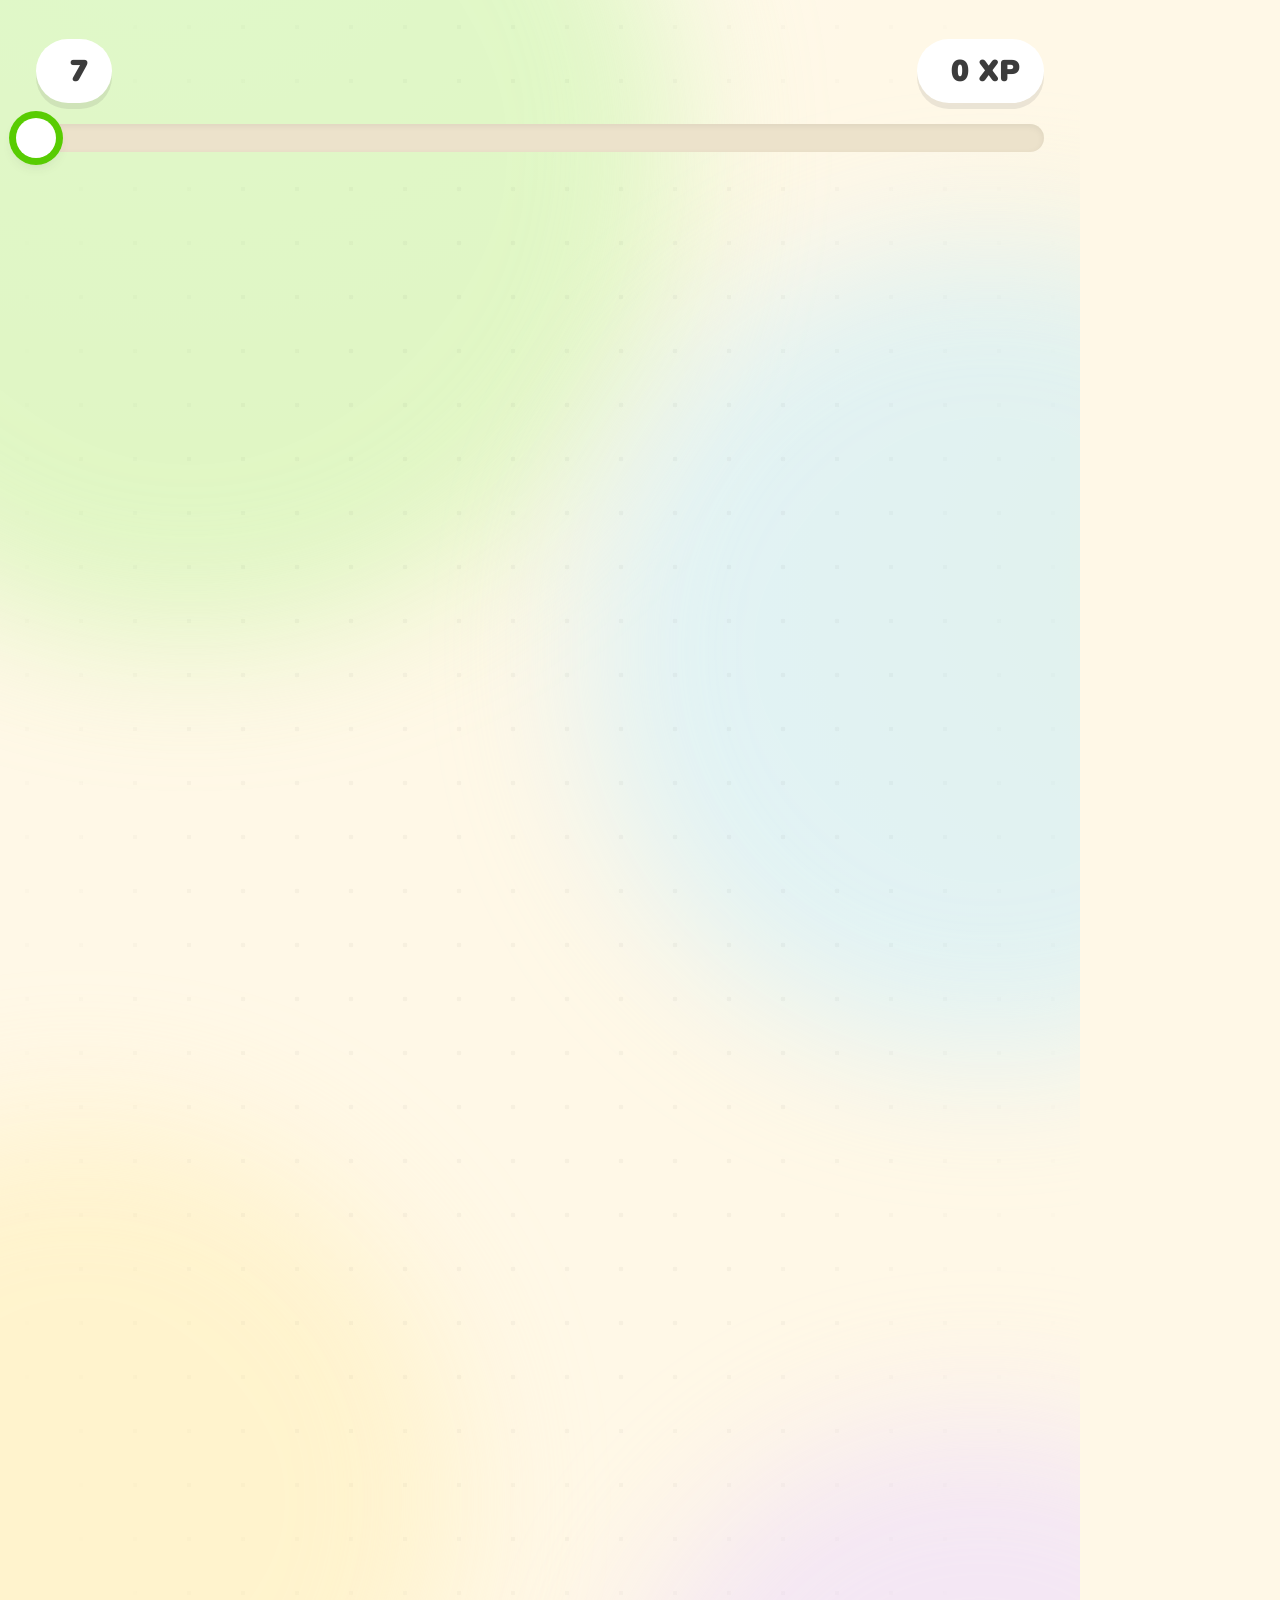
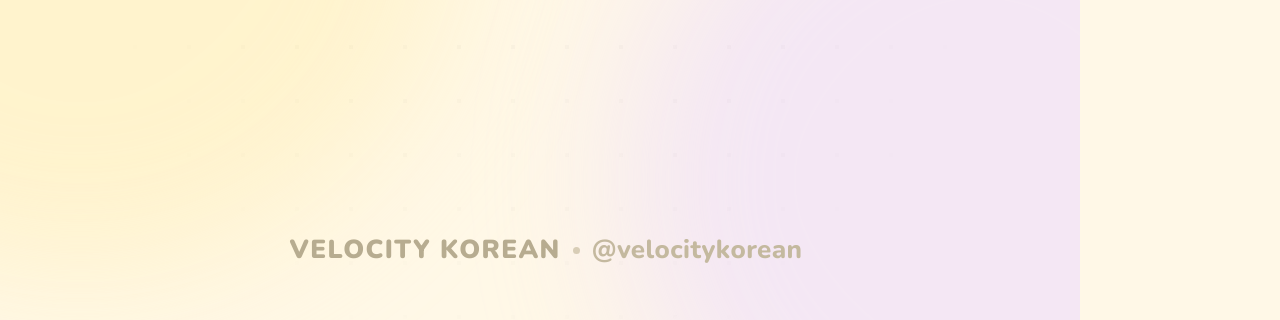
<file: scene/index.html>
<!doctype html>
<html lang="en">
<head>
<meta charset="utf-8">
<meta name="viewport" content="width=1080, height=1920">
<title>Velocity Korean · Lesson</title>
<link rel="stylesheet" href="scene.css">
</head>
<body>
<div id="stage">

  <div id="bg">
    <div class="blob blob-a"></div>
    <div class="blob blob-b"></div>
    <div class="blob blob-c"></div>
    <div class="blob blob-d"></div>
    <canvas id="fx" width="1080" height="1920"></canvas>
    <div id="grid"></div>
  </div>

  <header id="hud">
    <div class="hud-row">
      <div class="pill streak" id="streakPill">
        <span class="ico" data-icon="flame"></span>
        <span id="streakVal">7</span>
      </div>
      <div class="hud-spacer"></div>
      <div class="pill xp" id="xpPill">
        <span class="ico" data-icon="bolt"></span>
        <span id="xpVal">0 XP</span>
      </div>
    </div>
    <div class="progress" id="progress">
      <div class="progress-fill" id="progressFill"><div class="progress-shine"></div></div>
      <div class="progress-knob" id="progressKnob"></div>
    </div>
  </header>

  <section class="scene" id="sceneIntro">
    <div class="intro-wrap">
      <div class="logo-badge" id="logoBadge"><span class="ico" data-icon="bolt"></span></div>
      <div class="logo-word" id="logoWord">VELOCITY</div>
      <div class="logo-lang" id="logoLang">KOREAN</div>
      <div class="tagline" id="tagline">Learn Korean <b>in 60 seconds</b> a day</div>
    </div>
    <div class="mascot big" id="introMascot"></div>
    <div class="lesson-card" id="lessonCard">
      <div class="lesson-icon" id="lessonIcon"><span class="ico" data-icon="plane"></span></div>
      <div class="lesson-copy">
        <div class="eyebrow">TODAY'S LESSON</div>
        <div class="lesson-title" id="lessonTitle">Travel</div>
        <div class="lesson-sub" id="lessonSub">Du Lịch · 5 phrases</div>
      </div>
      <div class="lesson-go"><span class="ico" data-icon="chevron"></span></div>
    </div>
  </section>

  <section class="scene" id="scenePhrase">
    <div class="phrase-top">
      <div class="cat-chip" id="catChip">
        <span class="cat-ico" id="catIco"><span class="ico" data-icon="plane"></span></span>
        <span id="catText">Travel · Du Lịch</span>
      </div>
      <div class="counter-row">
        <span class="counter" id="phraseCounter">PHRASE 1 OF 5</span>
        <div class="dots" id="dots"></div>
      </div>
    </div>

    <div class="phrase-stack" id="phraseStack">
      <div class="card en-card" id="enCard">
        <div class="card-label" id="enLabel">
          <span class="ico speaker" data-icon="speaker"></span>
          <span>ENGLISH</span>
          <span class="eq" id="enEq"><i></i><i></i><i></i><i></i></span>
        </div>
        <div class="en-text" id="enText"></div>
      </div>

      <div class="connector" id="connector"><span class="ico" data-icon="arrowDown"></span></div>

      <div class="card nat-card" id="natCard">
        <div class="card-label light" id="natLabel">
          <span class="ico speaker" data-icon="speaker"></span>
          <span id="natLabelText">한국어</span>
          <span class="eq light" id="natEq"><i></i><i></i><i></i><i></i></span>
        </div>
        <div class="nat-text" id="natText"></div>
      </div>

      <div class="translit" id="translit">
        <span class="translit-label" id="translitLabel">SAY IT LIKE</span>
        <span class="translit-text" id="translitText"></span>
      </div>

      <div class="repeat-pill" id="repeatPill">
        <span class="ico" data-icon="mic"></span>
        <span>REPEAT AFTER ME</span>
      </div>
    </div>
    <div class="mascot peek" id="peekMascot"></div>
  </section>

  <section class="scene" id="sceneOutro">
    <div class="outro-card" id="outroCard">
      <div class="outro-badge" id="outroBadge"><span class="ico" data-icon="check"></span></div>
      <div class="outro-title" id="outroTitle">Lesson complete!</div>
      <div class="outro-sub" id="outroSub">5 new Korean phrases</div>
      <div class="outro-phrases" id="outroPhrases"></div>
      <div class="outro-stats" id="outroStats">
        <div class="stat xp"><span class="ico" data-icon="bolt"></span><b id="outroXp">+50 XP</b></div>
        <div class="stat streak"><span class="ico" data-icon="flame"></span><b id="outroStreak">7 day streak</b></div>
      </div>
      <div class="cta" id="cta">Follow for a new lesson every day</div>
    </div>
    <div class="mascot big outro-mascot" id="outroMascot"></div>
  </section>

  <footer id="foot">
    <span class="foot-bolt"><span class="ico" data-icon="bolt"></span></span>
    <span id="footBrand">VELOCITY KOREAN</span>
    <span class="foot-dot"></span>
    <span id="footHandle">@velocitykorean</span>
  </footer>

  <canvas id="fxTop" width="1080" height="1920"></canvas>
</div>
<script src="icons.js"></script>
<script src="scene.js"></script>
</body>
</html>
</file>
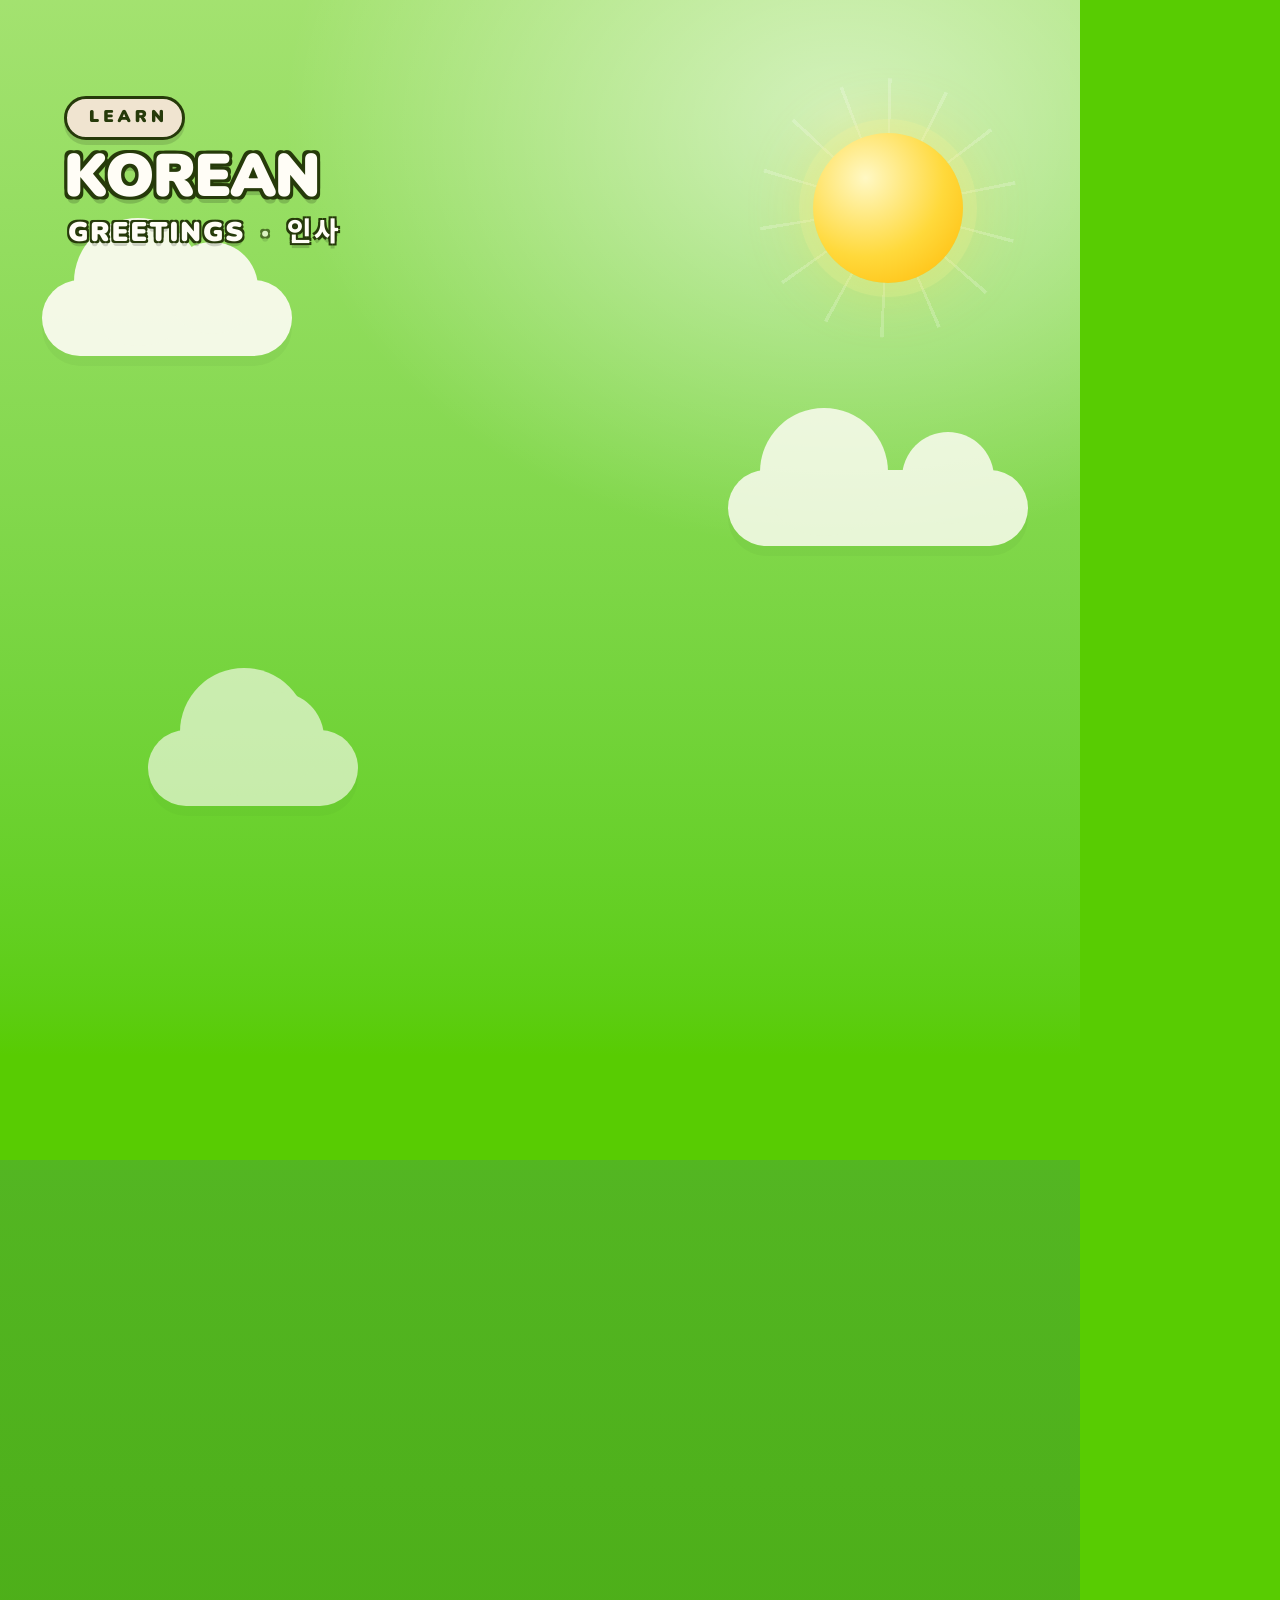
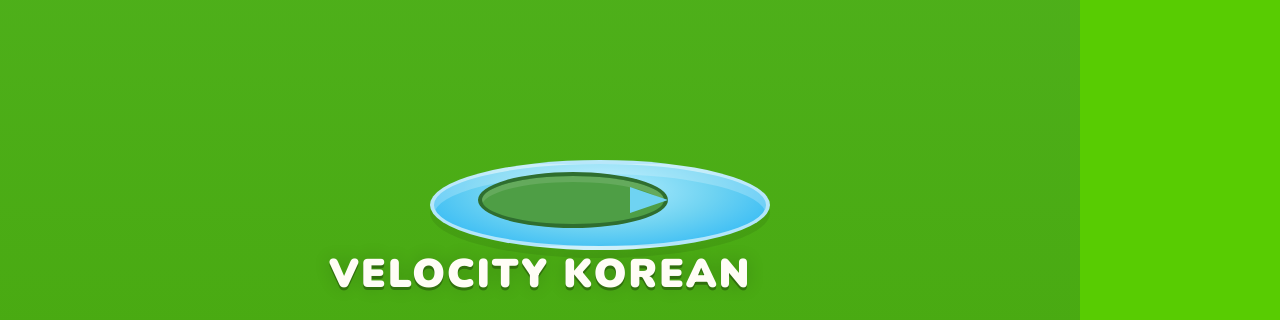
<file: scene_storybook/index.html>
<!doctype html>
<html lang="en">
<head>
<meta charset="utf-8">
<meta name="viewport" content="width=1080, height=1920">
<title>Velocity Japanese · Storybook</title>
<link rel="stylesheet" href="scene.css">
<link rel="stylesheet" href="worlds.css">
</head>
<body>
<div id="stage">

  <div id="world"></div>
  <div id="worldPrev"></div>
  <div id="sun"><div class="sun-rays"></div><div class="sun-core"></div></div>

  <div class="cloud cloud-a" id="cloud1"></div>
  <div class="cloud cloud-b" id="cloud2"></div>
  <div class="cloud cloud-c" id="cloud3"></div>

  <div class="balloon" data-animal="balloon" id="balloon"></div>

  <div id="birds">
    <div class="sky-bird b1" data-animal="bird" id="skyBird1"></div>
    <div class="sky-bird b2" data-animal="bird" id="skyBird2"></div>
    <div class="sky-bird b3" data-animal="bird" id="skyBird3"></div>
  </div>

  <div id="hills">
    <div class="hill hill-back"></div>
    <div class="hill hill-mid"></div>
    <div class="hill hill-front"></div>
  </div>
  <div id="ground"></div>

  <div id="worldDecor" aria-hidden="true"></div>

  <div id="market" aria-hidden="true">
    <div class="market-glow"></div>
    <svg class="market-lights" viewBox="0 0 1080 180" preserveAspectRatio="none">
      <path class="wire" d="M-40 18 C 220 150, 860 150, 1120 18" fill="none" stroke="#3A2A1A" stroke-width="5"/>
      <g class="bulbs">
        <circle class="bulb" cx="11" cy="40" r="11" fill="var(--accent)"/>
        <circle class="bulb" cx="89" cy="66" r="11" fill="var(--accent2)"/>
        <circle class="bulb" cx="179" cy="86" r="11" fill="var(--accent)"/>
        <circle class="bulb" cx="276" cy="101" r="11" fill="var(--accent2)"/>
        <circle class="bulb" cx="379" cy="111" r="11" fill="var(--accent)"/>
        <circle class="bulb" cx="486" cy="116" r="11" fill="var(--accent2)"/>
        <circle class="bulb" cx="594" cy="116" r="11" fill="var(--accent)"/>
        <circle class="bulb" cx="701" cy="111" r="11" fill="var(--accent2)"/>
        <circle class="bulb" cx="804" cy="101" r="11" fill="var(--accent)"/>
        <circle class="bulb" cx="901" cy="86" r="11" fill="var(--accent2)"/>
        <circle class="bulb" cx="991" cy="66" r="11" fill="var(--accent)"/>
        <circle class="bulb" cx="1069" cy="40" r="11" fill="var(--accent2)"/>
      </g>
    </svg>

    <div class="lantern lan-l"><span></span></div>
    <div class="lantern lan-r"><span></span></div>

    <div class="stall stall-l">
      <div class="awning"></div>
      <div class="stall-body"></div>
      <div class="stall-shelf"></div>
      <div class="produce">
        <i class="fruit p1"></i><i class="fruit p2"></i><i class="fruit p3"></i>
        <i class="fruit p4"></i><i class="fruit p5"></i>
      </div>
      <div class="stall-sign" data-icon="bag"></div>
    </div>

    <div class="stall stall-r">
      <div class="awning"></div>
      <div class="stall-body"></div>
      <div class="stall-shelf"></div>
      <div class="produce">
        <i class="fruit p2"></i><i class="fruit p3"></i><i class="fruit p1"></i>
        <i class="fruit p5"></i><i class="fruit p4"></i>
      </div>
      <div class="stall-sign" data-icon="star"></div>
    </div>
  </div>

  <canvas id="dust" width="1080" height="1920"></canvas>

  <div id="meadow">
    <div class="grass g1" data-animal="grass"></div>
    <div class="grass g2" data-animal="grass"></div>
    <div class="grass g3" data-animal="grass"></div>
    <div class="grass g4" data-animal="grass"></div>
    <div class="grass g5" data-animal="grass"></div>

    <div class="flower f1" data-animal="flower" id="flower1"></div>
    <div class="flower f2" data-animal="flower" id="flower2"></div>
    <div class="flower f3" data-animal="flower" id="flower3"></div>
    <div class="flower f4" data-animal="flower" id="flower4"></div>

    <div class="butterfly bf1" data-animal="butterfly" id="bfly1"></div>
    <div class="butterfly bf2" data-animal="butterfly" id="bfly2"></div>
    <div class="butterfly bf3" data-animal="butterfly" id="bfly3"></div>

    <div id="pond"></div>
    <div id="lilyPad"></div>
    <div class="animal critter slot-pond" data-slot="pond" id="critterPond"></div>
    <div class="animal critter slot-mid" data-slot="mid" id="critterMid"></div>
    <div class="animal critter slot-left" data-slot="left" id="critterLeft"></div>
    <div class="animal critter slot-right" data-slot="right" id="critterRight"></div>
  </div>

  <div id="scenes">
  <section class="scene" id="sceneIntro">
    <div class="intro-card" id="introCard">
      <div class="intro-kicker" id="introKicker">A TINY KOREAN STORY</div>
      <div class="intro-title" id="introTitle">3 PHRASES</div>
      <div class="intro-ribbon" id="introRibbon">UNDER 50 SECONDS</div>
      <div class="intro-category" id="introCategory">
        <span class="cat-icon" id="introCatIcon" data-icon="plane"></span>
        <span id="introCatText">Travel · Du Lịch</span>
      </div>
      <div class="intro-note" id="introNote">LISTEN · REPEAT · OWN IT</div>
    </div>
    <div class="animal intro-velo" id="introVelo"></div>
  </section>

  <section class="scene" id="scenePhrase">
    <div class="book" id="book">
      <div class="book-spine"></div>
      <div class="book-ribbon" id="bookRibbon"></div>
      <div class="page">
        <div class="page-inner" id="pageInner">
        <div id="pageWatermark"></div>
        <div class="book-meta">
          <span class="chapter" id="chapterLabel">PAGE 1 / 3</span>
        </div>

        <div class="en-block">
          <div class="card-label"><span class="flag">EN</span><span>ENGLISH</span><span class="eq" id="enEq"><i></i><i></i><i></i><i></i></span></div>
          <div class="en-text" id="enText"></div>
        </div>

        <div class="page-divider"><span data-icon="star"></span></div>

        <div class="nat-block" id="natBlock">
          <div class="card-label"><span class="flag ja">KO</span><span id="natLabelText">한국어</span><span class="eq light" id="natEq"><i></i><i></i><i></i><i></i></span></div>
          <div class="nat-text" id="natText"></div>
        </div>

        <div class="listen-panel" id="listenPanel">
          <div class="listen-ring"><span class="ico" data-icon="speaker"></span></div>
          <div class="listen-bars" id="listenBars"><i></i><i></i><i></i><i></i><i></i><i></i><i></i><i></i><i></i></div>
          <div class="listen-text">LISTEN</div>
          <div class="listen-bird" data-animal="bird" id="listenBird"></div>
          <div class="listen-notes" id="listenNotes"><i>♪</i><i>♫</i><i>♪</i></div>
        </div>

        <div class="translit-box" id="translit">
          <div class="translit-label"><span class="ico" data-icon="speaker"></span><span id="translitLabel">SAY IT LIKE</span></div>
          <div class="translit-text" id="translitText"></div>
        </div>

        <div class="echo-row" id="echoRow">
          <div class="echo-bird" data-animal="bird" id="echoBird"></div>
          <div class="echo-sign" id="echoPill">
            <span class="ico" data-icon="mic"></span>
            <span>SAY IT WITH ME</span>
          </div>
          <div class="echo-ring-wrap">
            <svg id="echoRing" viewBox="0 0 64 64">
              <circle class="ring-bg" cx="32" cy="32" r="26"></circle>
              <circle class="ring-fill" id="ringFill" cx="32" cy="32" r="26"></circle>
            </svg>
          </div>
        </div>

        <div class="page-butterfly" data-animal="butterfly" id="pageButterfly"></div>
        </div>
      </div>
    </div>

    <div class="bubble" id="bubble">LISTEN...</div>
    <div class="velo-perch" id="phraseVelo"></div>
    <div class="nice-sticker" id="niceSticker"></div>
  </section>

  <section class="scene" id="sceneOutro">
    <div class="outro-card" id="outroCard">
      <div class="outro-kicker" id="outroKicker">THE END · FOR NOW</div>
      <div class="outro-title" id="outroTitle">GREAT JOB!</div>
      <div class="outro-sub" id="outroSub">3 new Korean phrases</div>
      <div class="outro-list" id="outroList"></div>
      <div class="outro-stats" id="outroStats">
        <div class="stat"><span class="ico" data-icon="bolt"></span><b id="outroXp">+30 XP</b></div>
        <div class="stat"><span class="ico" data-icon="flame"></span><b id="outroStreak">7 day streak</b></div>
      </div>
      <div class="outro-cta" id="outroCta">FOLLOW FOR A NEW STORY</div>
    </div>
    <div class="animal outro-velo" id="outroVelo"></div>
    <div class="bubble outro-bubble" id="outroBubble">SEE YOU SOON!</div>
  </section>
  </div>

  <div id="topMeta">
    <div class="learn-kicker">
      <span class="ico" data-icon="sparkles"></span>
      <span>LEARN</span>
    </div>
    <div class="top-language" id="topLang">KOREAN</div>
    <div class="top-category">
      <span id="topCatEn">Greetings</span>
      <span class="top-sep">·</span>
      <span class="top-vi" id="topCatVi">인사</span>
    </div>
  </div>

  <footer id="foot">
    <span id="footBrand">VELOCITY KOREAN</span>
  </footer>

  <div id="galleryTag"></div>
  <canvas id="fxTop" width="1080" height="1920"></canvas>
</div>
<script src="icons.js"></script>
<script src="animals.js"></script>
<script src="worlds.js"></script>
<script src="scene.js"></script>
</body>
</html>
</file>
<file: scene/scene.css>
@font-face {
  font-family: 'Nunito';
  src: url('fonts/Nunito-Variable.ttf') format('truetype');
  font-weight: 200 1000;
  font-style: normal;
  font-display: block;
}
@font-face {
  font-family: 'Nunito';
  src: url('fonts/Nunito-Italic-Variable.ttf') format('truetype');
  font-weight: 200 1000;
  font-style: italic;
  font-display: block;
}
@font-face {
  font-family: 'Noto';
  src: url('fonts/NotoSans-Variable.ttf') format('truetype');
  font-weight: 100 900;
  font-style: normal;
  font-display: block;
}
@font-face {
  font-family: 'Script';
  src: url('fonts/NotoSansKR-Bold.ttf') format('truetype');
  font-weight: 400 900;
  font-display: block;
}

:root {
  --ink: #3C3C3C;
  --muted: #8A8A8A;
  --cream: #FFF8E7;
  --green: #58CC02;
  --green-dark: #46A302;
  --green-deep: #3D8F00;
  --accent: #58CC02;
}

* { box-sizing: border-box; margin: 0; padding: 0; }

html, body {
  width: 1080px;
  height: 1920px;
  overflow: hidden;
  background: var(--cream);
}

body {
  font-family: 'Nunito', 'Script', 'Noto', sans-serif;
  color: var(--ink);
  -webkit-font-smoothing: antialiased;
  text-rendering: geometricPrecision;
}

#stage {
  position: relative;
  width: 1080px;
  height: 1920px;
  overflow: hidden;
  background:
    radial-gradient(1200px 900px at 15% -5%, #FFFDF3 0%, rgba(255, 253, 243, 0) 60%),
    radial-gradient(900px 900px at 110% 30%, #FFF4D6 0%, rgba(255, 244, 214, 0) 55%),
    var(--cream);
}

#bg { position: absolute; inset: 0; }

.blob {
  position: absolute;
  border-radius: 50%;
  filter: blur(70px);
  opacity: .55;
  will-change: transform;
}
.blob-a { width: 980px; height: 980px; left: -300px; top: -340px; background: #C7F5A8; }
.blob-b { width: 820px; height: 820px; right: -320px; top: 240px; background: #C9EEFF; }
.blob-c { width: 760px; height: 760px; left: -300px; bottom: 40px; background: #FFEFB8; }
.blob-d { width: 720px; height: 720px; right: -260px; bottom: -220px; background: #EBD9FF; }

#grid {
  position: absolute;
  inset: 0;
  background-image: radial-gradient(rgba(60, 60, 60, .13) 2.2px, transparent 2.6px);
  background-size: 54px 54px;
  opacity: .32;
  -webkit-mask-image: radial-gradient(ellipse at 50% 42%, #000 35%, transparent 82%);
  mask-image: radial-gradient(ellipse at 50% 42%, #000 35%, transparent 82%);
}

#fx, #fxTop { position: absolute; inset: 0; width: 1080px; height: 1920px; pointer-events: none; }
#fx { z-index: 1; }
#fxTop { z-index: 60; }

/* ------------------------------------------------------------------ HUD */

#hud {
  position: absolute;
  left: 36px;
  right: 36px;
  top: 38px;
  z-index: 20;
}

.hud-row { display: flex; align-items: center; height: 66px; margin-bottom: 20px; }
.hud-spacer { flex: 1; }

.pill {
  display: inline-flex;
  align-items: center;
  gap: 10px;
  height: 64px;
  padding: 0 24px;
  border-radius: 999px;
  background: #FFFFFF;
  box-shadow: 0 6px 0 rgba(60, 60, 60, .10);
  font-size: 30px;
  font-weight: 1000;
}
.pill .ico { color: var(--green); }
.pill.streak .ico { color: #FF7A00; }
.pill.xp .ico { color: #F5A700; }
.pill .svg-ico { width: 32px; height: 32px; }

.progress {
  position: relative;
  height: 28px;
  border-radius: 999px;
  background: #ECE2CB;
  box-shadow: inset 0 2px 6px rgba(60, 60, 60, .08);
}
.progress-fill {
  position: absolute;
  left: 0; top: 0; bottom: 0;
  width: 0%;
  border-radius: 999px;
  background: linear-gradient(180deg, #6BE61A, #4EBE00);
  overflow: hidden;
}
.progress-shine {
  position: absolute;
  left: 0; right: 0; top: 0;
  height: 40%;
  background: linear-gradient(180deg, rgba(255, 255, 255, .45), rgba(255, 255, 255, 0));
}
.progress-knob {
  position: absolute;
  top: 50%;
  width: 40px;
  height: 40px;
  margin: -20px 0 0 -20px;
  border-radius: 50%;
  background: #fff;
  box-shadow: 0 0 0 7px var(--green), 0 6px 14px rgba(60, 60, 60, .18);
}

/* ---------------------------------------------------------------- scenes */

.scene { position: absolute; inset: 0; display: none; z-index: 10; }
.scene.active { display: block; }

.ico { display: inline-flex; align-items: center; justify-content: center; }
.svg-ico { width: 1em; height: 1em; display: block; }

/* ----------------------------------------------------------------- intro */

#sceneIntro { z-index: 12; }

.intro-wrap {
  position: absolute;
  left: 0; right: 0; top: 286px;
  text-align: center;
}

.logo-badge {
  width: 152px;
  height: 152px;
  margin: 0 auto 36px;
  border-radius: 44px;
  background: linear-gradient(180deg, #6BE61A 0%, #4EBE00 100%);
  box-shadow: 0 13px 0 #3D8F00, 0 34px 60px rgba(88, 204, 2, .32);
  color: #fff;
  display: flex;
  align-items: center;
  justify-content: center;
}
.logo-badge .svg-ico { width: 92px; height: 92px; }

.logo-word {
  font-size: 126px;
  font-weight: 1000;
  letter-spacing: -.5px;
  line-height: 1;
  color: var(--ink);
  white-space: nowrap;
}
.logo-word span { display: inline-block; will-change: transform; }

.logo-lang {
  display: inline-block;
  margin-top: 22px;
  padding: 12px 30px 13px;
  border-radius: 999px;
  background: #FFFFFF;
  color: #4FBF00;
  font-size: 42px;
  font-weight: 1000;
  letter-spacing: 7px;
  text-indent: 7px;
  box-shadow: 0 7px 0 rgba(60, 60, 60, .08);
}

.tagline {
  margin-top: 36px;
  font-size: 33px;
  font-weight: 800;
  color: #7C7159;
}
.tagline b { color: #58CC02; font-weight: 1000; }

#introMascot {
  position: absolute;
  left: 50%;
  top: 806px;
  width: 350px;
  margin-left: -175px;
  z-index: 3;
}

.mascot { pointer-events: none; }
.mascot .velo {
  width: 100%;
  height: auto;
  display: block;
  filter: drop-shadow(0 18px 22px rgba(60, 60, 60, .14));
}

.lesson-card {
  position: absolute;
  left: 130px;
  right: 130px;
  top: 1282px;
  height: 188px;
  padding: 0 32px;
  border-radius: 36px;
  background: #fff;
  box-shadow: 0 11px 0 #EADFC6, 0 28px 60px rgba(60, 60, 60, .10);
  display: flex;
  align-items: center;
  gap: 26px;
  z-index: 4;
}
.lesson-icon {
  width: 112px;
  height: 112px;
  flex: none;
  border-radius: 32px;
  background: var(--accent);
  color: #fff;
  display: flex;
  align-items: center;
  justify-content: center;
  box-shadow: 0 7px 0 rgba(0, 0, 0, .18);
}
.lesson-icon .svg-ico { width: 62px; height: 62px; }
.lesson-copy { flex: 1; min-width: 0; }
.eyebrow {
  font-size: 23px;
  font-weight: 900;
  letter-spacing: 3px;
  color: #AFA48A;
  margin-bottom: 7px;
}
.lesson-title {
  font-size: 54px;
  font-weight: 1000;
  line-height: 1.02;
  white-space: nowrap;
  overflow: hidden;
  text-overflow: ellipsis;
}
.lesson-sub { margin-top: 5px; font-size: 28px; font-weight: 800; color: var(--muted); }
.lesson-go {
  width: 80px;
  height: 80px;
  flex: none;
  border-radius: 26px;
  background: #F2EDE1;
  color: #9A9078;
  display: flex;
  align-items: center;
  justify-content: center;
}
.lesson-go .svg-ico { width: 38px; height: 38px; }

/* ---------------------------------------------------------------- phrase */

.phrase-top {
  position: absolute;
  left: 60px;
  right: 60px;
  top: 190px;
  display: flex;
  flex-direction: column;
  align-items: center;
  gap: 18px;
  z-index: 4;
}

.cat-chip {
  display: flex;
  align-items: center;
  gap: 15px;
  padding: 10px 28px 10px 10px;
  border-radius: 999px;
  background: #fff;
  box-shadow: 0 6px 0 rgba(60, 60, 60, .08);
  font-size: 30px;
  font-weight: 900;
  max-width: 900px;
  white-space: nowrap;
  overflow: hidden;
}
.cat-ico {
  width: 54px;
  height: 54px;
  flex: none;
  border-radius: 50%;
  background: var(--accent);
  color: #fff;
  display: flex;
  align-items: center;
  justify-content: center;
}
.cat-ico .svg-ico { width: 30px; height: 30px; }

.counter-row { display: flex; align-items: center; gap: 26px; }
.counter {
  font-size: 24px;
  font-weight: 900;
  letter-spacing: 2.6px;
  color: #AFA48A;
}
.dots { display: flex; align-items: center; gap: 11px; }
.dot {
  width: 18px;
  height: 18px;
  border-radius: 50%;
  background: #E4DAC4;
}
.dot.done { background: var(--accent); }
.dot.current { background: #fff; box-shadow: inset 0 0 0 5px var(--accent); }

.phrase-stack {
  position: absolute;
  left: 80px;
  right: 80px;
  top: 304px;
  bottom: 260px;
  display: flex;
  flex-direction: column;
  align-items: center;
  justify-content: center;
  z-index: 3;
}

.card {
  width: 100%;
  position: relative;
  border-radius: 38px;
}

.en-card {
  padding: 32px 44px 38px;
  background: #fff;
  box-shadow: 0 11px 0 #EADFC6, 0 26px 60px rgba(60, 60, 60, .10);
}

.card-label {
  display: flex;
  align-items: center;
  justify-content: center;
  gap: 13px;
  font-size: 24px;
  font-weight: 900;
  letter-spacing: 2.6px;
  color: #B7AC90;
}
.card-label .svg-ico { width: 30px; height: 30px; }
.card-label.light { color: rgba(255, 255, 255, .78); }

.eq { display: inline-flex; align-items: flex-end; gap: 4px; height: 26px; opacity: 0; }
.eq i {
  display: block;
  width: 5px;
  height: 20px;
  border-radius: 3px;
  background: currentColor;
  transform-origin: bottom;
}
.eq.light { color: rgba(255, 255, 255, .9); }
.card-label.playing .eq { opacity: 1; }
.card-label.playing .speaker { color: var(--green); }
.card-label.light.playing .speaker { color: #fff; }

.en-text {
  margin-top: 22px;
  font-size: 70px;
  font-weight: 900;
  line-height: 1.14;
  text-align: center;
  color: var(--ink);
}

.w { display: inline-block; }
.w-bg {
  display: inline-block;
  padding: 2px 9px 4px;
  border-radius: 15px;
  background: transparent;
}
.w.on .w-bg { background: #DDF4C5; color: #3D6B00; }

.connector {
  width: 80px;
  height: 80px;
  margin: -18px 0 -18px;
  border: 7px solid var(--cream);
  border-radius: 50%;
  background: #fff;
  color: var(--green);
  box-shadow: 0 7px 0 rgba(60, 60, 60, .07);
  display: flex;
  align-items: center;
  justify-content: center;
  z-index: 5;
}
.connector .svg-ico { width: 38px; height: 38px; }

.nat-card {
  padding: 30px 40px 40px;
  background: linear-gradient(180deg, #61D90B 0%, #4FBF00 100%);
  box-shadow: 0 13px 0 #3D8F00, 0 32px 70px rgba(88, 204, 2, .30);
}

.nat-text {
  margin-top: 20px;
  display: flex;
  flex-wrap: wrap;
  justify-content: center;
  align-items: flex-end;
  column-gap: 6px;
  row-gap: 14px;
  text-align: center;
  font-size: 88px;
}
.nat-text.lines {
  flex-direction: column;
  align-items: center;
  row-gap: 16px;
}
.tile-line {
  display: flex;
  align-items: flex-end;
  justify-content: center;
  gap: 6px;
}
.tile { display: inline-block; transform-origin: center bottom; flex: 0 0 auto; }
.tile-bg {
  display: inline-block;
  padding: .09em .22em .13em;
  border-radius: .2em;
  background: #fff;
  color: #3D8F00;
  font-weight: 900;
  line-height: 1.06;
  white-space: nowrap;
  box-shadow: 0 .068em 0 rgba(0, 0, 0, .16);
}
.tile.on .tile-bg {
  background: #FFC800;
  color: #5C3D00;
  transform: translateY(-.07em) scale(1.05);
  box-shadow: 0 .1em 0 #C98F00;
}

.mascot.peek {
  position: absolute;
  right: 26px;
  bottom: 138px;
  width: 196px;
  z-index: 6;
  transform-origin: 50% 100%;
}

.translit {
  margin-top: 48px;
  display: flex;
  align-items: baseline;
  justify-content: center;
  gap: 16px;
  max-width: 920px;
}
.translit-label {
  flex: none;
  padding: 8px 16px 9px;
  border-radius: 12px;
  background: #fff;
  color: var(--accent);
  font-size: 21px;
  font-weight: 900;
  letter-spacing: 2.4px;
  box-shadow: 0 5px 0 rgba(60, 60, 60, .08);
}
.translit-text {
  font-size: 34px;
  font-weight: 800;
  font-style: italic;
  color: #7B7362;
}

.repeat-pill {
  margin-top: 38px;
  display: flex;
  align-items: center;
  gap: 15px;
  padding: 21px 36px;
  border-radius: 999px;
  background: #E4F6FF;
  color: #1183B8;
  box-shadow: 0 7px 0 #C6EAFB;
  font-size: 30px;
  font-weight: 1000;
  letter-spacing: 1.8px;
  transform-origin: center center;
}
.repeat-pill .svg-ico { width: 38px; height: 38px; }

/* ----------------------------------------------------------------- outro */

.outro-card {
  position: absolute;
  left: 100px;
  right: 100px;
  top: 400px;
  padding: 56px 54px 48px;
  border-radius: 46px;
  background: #fff;
  box-shadow: 0 13px 0 #EADFC6, 0 32px 80px rgba(60, 60, 60, .12);
  text-align: center;
  z-index: 4;
}

.outro-badge {
  width: 134px;
  height: 134px;
  margin: 0 auto 24px;
  border-radius: 50%;
  background: linear-gradient(180deg, #6BE61A, #4EBE00);
  color: #fff;
  display: flex;
  align-items: center;
  justify-content: center;
  box-shadow: 0 10px 0 #3D8F00;
}
.outro-badge .svg-ico { width: 76px; height: 76px; }

.outro-title { font-size: 76px; font-weight: 1000; line-height: 1; letter-spacing: -1px; }
.outro-sub { margin-top: 16px; font-size: 32px; font-weight: 800; color: var(--muted); }

.outro-phrases {
  margin: 32px 0 28px;
  display: flex;
  flex-direction: column;
  gap: 13px;
  text-align: left;
}
.o-row {
  display: flex;
  align-items: center;
  gap: 16px;
  padding: 12px 20px;
  border-radius: 18px;
  background: #F7F3E8;
  font-size: 28px;
  font-weight: 800;
  color: #5E5748;
}
.o-check {
  width: 38px;
  height: 38px;
  flex: none;
  border-radius: 50%;
  background: var(--accent);
  color: #fff;
  display: flex;
  align-items: center;
  justify-content: center;
}
.o-check .svg-ico { width: 24px; height: 24px; }
.o-text { white-space: nowrap; overflow: hidden; text-overflow: ellipsis; }

.outro-stats { display: flex; justify-content: center; gap: 18px; margin-bottom: 30px; }
.stat {
  display: flex;
  align-items: center;
  gap: 10px;
  padding: 14px 26px;
  border-radius: 999px;
  font-size: 30px;
  font-weight: 1000;
}
.stat .svg-ico { width: 34px; height: 34px; }
.stat.xp { background: #FFF3CC; color: #B07E00; }
.stat.streak { background: #FFE9D6; color: #C25A00; }

.cta {
  padding: 27px 30px 28px;
  border-radius: 26px;
  background: linear-gradient(180deg, #6BE61A, #4EBE00);
  box-shadow: 0 10px 0 #3D8F00;
  color: #fff;
  font-size: 34px;
  font-weight: 1000;
  letter-spacing: .3px;
}

.outro-mascot {
  position: absolute;
  left: 50%;
  margin-left: 178px;
  top: 238px;
  width: 238px;
  z-index: 3;
}

/* ------------------------------------------------------------------ foot */

#foot {
  position: absolute;
  left: 0;
  right: 0;
  bottom: 52px;
  display: flex;
  align-items: center;
  justify-content: center;
  gap: 12px;
  z-index: 15;
  font-size: 26px;
  font-weight: 900;
  letter-spacing: 1.4px;
  color: #B7AC90;
}
.foot-bolt { display: flex; color: var(--green); }
.foot-bolt .svg-ico { width: 31px; height: 31px; }
.foot-dot { width: 7px; height: 7px; border-radius: 50%; background: #D8CDB6; }
#footHandle { font-weight: 800; letter-spacing: .4px; color: #C4B99F; }

/* ----------------------------------------------------------- preview bar */

#previewBar {
  position: fixed;
  left: 50%;
  bottom: 26px;
  transform: translateX(-50%);
  z-index: 99;
  display: flex;
  align-items: center;
  gap: 18px;
  padding: 14px 22px;
  border-radius: 999px;
  background: rgba(30, 30, 30, .86);
  backdrop-filter: blur(10px);
  color: #fff;
  font-family: system-ui, sans-serif;
  font-size: 16px;
  width: 900px;
}
#previewBar button {
  border: 0;
  background: #58CC02;
  color: #fff;
  font-weight: 700;
  font-size: 16px;
  padding: 10px 22px;
  border-radius: 999px;
  cursor: pointer;
  min-width: 92px;
}
#previewBar input[type=range] { flex: 1; accent-color: #58CC02; }
#previewBar .ptime { font-variant-numeric: tabular-nums; opacity: .8; white-space: nowrap; }
</file>
<file: scene_storybook/scene.css>
@font-face {
  font-family: 'Nunito';
  src: url('../scene/fonts/Nunito-Variable.ttf') format('truetype');
  font-weight: 200 1000;
  font-style: normal;
  font-display: block;
}
@font-face {
  font-family: 'Nunito';
  src: url('../scene/fonts/Nunito-Italic-Variable.ttf') format('truetype');
  font-weight: 200 1000;
  font-style: italic;
  font-display: block;
}
@font-face {
  font-family: 'Noto';
  src: url('../scene/fonts/NotoSans-Variable.ttf') format('truetype');
  font-weight: 100 900;
  font-style: normal;
  font-display: block;
}
@font-face {
  font-family: 'NotoKR';
  src: url('../scene/fonts/NotoSansKR-Variable.ttf') format('truetype');
  font-weight: 400;
  font-style: normal;
  font-display: block;
}
@font-face {
  font-family: 'NotoKR';
  src: url('../scene/fonts/NotoSansKR-Variable.ttf') format('truetype');
  font-weight: 700 1000;
  font-style: normal;
  font-display: block;
}

:root {
  --world: #58CC02;
  --card: #FFFDF6;
  --paper: #F0E4D0;
  --ink: #263A0A;
  --accent: #FFC800;
  --accent2: #1CB0F6;
  --hl-ink: #263A0A;
  --hill1: #8FD17A;
  --hill2: #6FBE63;
  --hill3: #4E9E45;
}

* { box-sizing: border-box; margin: 0; padding: 0; }

html, body {
  width: 1080px;
  height: 1920px;
  overflow: hidden;
  background: var(--world);
}

body {
  font-family: 'Nunito', 'NotoKR', 'Noto', sans-serif;
  color: var(--ink);
  -webkit-font-smoothing: antialiased;
  text-rendering: geometricPrecision;
}

#stage {
  position: relative;
  width: 1080px;
  height: 1920px;
  overflow: hidden;
  background: var(--world);
}

#world {
  position: absolute;
  inset: 0;
  background:
    radial-gradient(900px 700px at 78% 6%, rgba(255, 255, 255, .55), transparent 62%),
    linear-gradient(180deg, color-mix(in srgb, var(--world) 55%, #FFFDF6) 0%, var(--world) 55%, var(--world) 100%);
}

#worldPrev {
  position: absolute;
  inset: 0;
  z-index: 1;
  background: var(--prevWorld, transparent);
  opacity: 0;
  pointer-events: none;
}

/* ------------------------------------------------------------------ sky */

#sun { position: absolute; right: 62px; top: 78px; width: 260px; height: 260px; z-index: 2; }
.sun-rays {
  position: absolute;
  inset: 0;
  border-radius: 50%;
  background: repeating-conic-gradient(from 0deg, rgba(255, 255, 255, .38) 0deg 1.6deg, transparent 1.6deg 26deg);
  -webkit-mask-image: radial-gradient(circle, transparent 38%, #000 40%, #000 70%, transparent 72%);
  mask-image: radial-gradient(circle, transparent 38%, #000 40%, #000 70%, transparent 72%);
  opacity: .55;
}
.sun-core {
  position: absolute;
  left: 50%; top: 50%;
  width: 150px; height: 150px;
  margin: -75px 0 0 -75px;
  border-radius: 50%;
  background: radial-gradient(circle at 35% 30%, #FFF8C4 0%, #FFD93B 55%, #FFB703 100%);
  box-shadow: 0 0 0 14px rgba(255, 240, 150, .18), 0 0 70px rgba(255, 217, 59, .45);
}

.cloud {
  position: absolute;
  height: 76px;
  background: #FFFDF6;
  border-radius: 999px;
  opacity: .9;
  box-shadow: 0 10px 0 rgba(0, 0, 0, .035);
  z-index: 2;
}
.cloud::before,
.cloud::after {
  content: '';
  position: absolute;
  background: #FFFDF6;
  border-radius: 50%;
}
.cloud::before { width: 128px; height: 128px; left: 32px; top: -62px; }
.cloud::after { width: 92px; height: 92px; right: 34px; top: -38px; }
.cloud-a { width: 250px; left: 42px; top: 280px; }
.cloud-b { width: 300px; right: 52px; top: 470px; opacity: .82; }
.cloud-c { width: 210px; left: 148px; top: 730px; opacity: .62; }

#birds { position: absolute; inset: 0; z-index: 3; pointer-events: none; }
.sky-bird { position: absolute; left: 0; top: 0; width: 78px; opacity: .92; }
.sky-bird .animal-svg { width: 100%; display: block; }
.sky-bird.b1 { --bird-body: #FF8C42; --bird-wing: #E86A1F; }
.sky-bird.b2 { --bird-body: #1CB0F6; --bird-wing: #0E8CC7; }
.sky-bird.b3 { --bird-body: #A560E8; --bird-wing: #7E3EC2; }

.balloon {
  position: absolute;
  left: 36px;
  top: 1218px;
  width: 112px;
  z-index: 7;
  --balloon-a: var(--accent);
  --balloon-b: var(--accent2);
}
.balloon .animal-svg { width: 100%; display: block; }

#hills { position: absolute; left: 0; right: 0; bottom: 0; height: 760px; z-index: 5; overflow: hidden; }
.hill { position: absolute; left: 50%; border-radius: 50% 50% 0 0; transform: translateX(-50%); }
.hill-back { width: 1500px; height: 690px; bottom: 70px; background: color-mix(in srgb, var(--world) 30%, #8FD17A); }
.hill-mid { width: 1280px; height: 570px; bottom: 10px; background: color-mix(in srgb, var(--world) 42%, #6FBE63); }
.hill-front { width: 1180px; height: 430px; bottom: -70px; background: color-mix(in srgb, var(--world) 52%, #4E9E45); }

#ground {
  position: absolute;
  left: 0; right: 0; bottom: 0;
  height: 300px;
  z-index: 6;
  background: linear-gradient(
    180deg,
    color-mix(in srgb, var(--world) 52%, #4E9E45) 0%,
    color-mix(in srgb, var(--world) 64%, #2F6E2F) 100%
  );
}

/* ------------------------------------------------------------------ market set */

#market { display: none; position: absolute; inset: 0; z-index: 8; pointer-events: none; }
#stage.set-market #market { display: block; }
#stage.set-market #market::before {
  content: '';
  position: absolute;
  left: 0;
  right: 0;
  top: 1160px;
  height: 180px;
  background:
    radial-gradient(320px 90px at 50% 20%, rgba(255, 190, 110, .18), transparent 72%),
    repeating-linear-gradient(0deg, rgba(255, 255, 255, .035) 0 2px, transparent 2px 30px),
    linear-gradient(180deg, #3E2E32 0%, #5A3E42 100%);
  border-bottom: 8px solid #2A2024;
  box-shadow: 0 12px 34px rgba(0, 0, 0, .22);
}

#stage.set-market #hills { display: none; }
#stage.set-market .grass,
#stage.set-market .flower,
#stage.set-market .butterfly,
#stage.set-market .balloon { display: none; }

#stage.set-market #world {
  background:
    radial-gradient(900px 700px at 78% 8%, rgba(255, 216, 150, .55), transparent 62%),
    linear-gradient(180deg, #241A3E 0%, #5B3366 34%, #C85E63 64%, #F3B56A 100%);
}
#stage.set-market #world::after {
  content: '';
  position: absolute;
  inset: 0;
  background: var(--world);
  opacity: .17;
  mix-blend-mode: soft-light;
}
#stage.set-market .cloud { opacity: .34; filter: saturate(.55) brightness(.82); }
#stage.set-market .sun-rays { opacity: .22; }
#stage.set-market .sun-core {
  background: radial-gradient(circle at 35% 30%, #FFF1BF 0%, #FFC45C 55%, #FF8C42 100%);
  box-shadow: 0 0 0 14px rgba(255, 196, 92, .12), 0 0 80px rgba(255, 140, 66, .5);
}

#stage.set-market #ground {
  height: 760px;
  background-color: #4A3834;
  background-image:
    radial-gradient(1000px 340px at 50% 0%, rgba(255, 184, 112, .22), transparent 72%),
    linear-gradient(180deg, rgba(0, 0, 0, .02), rgba(0, 0, 0, .40)),
    url("data:image/svg+xml,%3Csvg xmlns='http://www.w3.org/2000/svg' width='120' height='90' viewBox='0 0 120 90'%3E%3Cg fill='%23ffffff' fill-opacity='.07' stroke='%23000000' stroke-opacity='.18' stroke-width='3'%3E%3Cellipse cx='30' cy='22' rx='26' ry='16'/%3E%3Cellipse cx='90' cy='22' rx='26' ry='16'/%3E%3Cellipse cx='0' cy='60' rx='26' ry='16'/%3E%3Cellipse cx='60' cy='60' rx='26' ry='16'/%3E%3Cellipse cx='120' cy='60' rx='26' ry='16'/%3E%3Cellipse cx='30' cy='98' rx='26' ry='16'/%3E%3Cellipse cx='90' cy='98' rx='26' ry='16'/%3E%3C/g%3E%3C/svg%3E");
  background-size: auto, auto, 120px 90px;
  background-repeat: no-repeat, no-repeat, repeat;
}

#stage.set-market #pond {
  border: 10px solid #8A7A6A;
  background: radial-gradient(ellipse at 50% 30%, #B8E8D8 0%, #4E9282 48%, #245A52 100%);
  box-shadow:
    inset 0 10px 0 rgba(255, 255, 255, .24),
    0 10px 0 rgba(0, 0, 0, .22),
    0 0 0 12px #6E5A4E;
}

.market-glow {
  position: absolute;
  left: 50%;
  bottom: 0;
  width: 1100px;
  height: 780px;
  transform: translateX(-50%);
  background: radial-gradient(ellipse at 50% 100%, rgba(255, 170, 100, .22), transparent 68%);
}

.market-lights {
  position: absolute;
  left: 0;
  top: 1184px;
  width: 1080px;
  height: 180px;
  z-index: 1;
}
.market-lights .wire { opacity: .9; }
.market-lights .bulb { filter: drop-shadow(0 0 14px var(--accent)); }

.lantern {
  position: absolute;
  top: 1212px;
  width: 56px;
  height: 96px;
  z-index: 3;
  transform-origin: 50% 0;
}
.lantern::before {
  content: '';
  position: absolute;
  left: 50%;
  top: -38px;
  width: 4px;
  height: 40px;
  background: #3A2A1A;
  transform: translateX(-50%);
}
.lantern span {
  position: absolute;
  inset: 0;
  border-radius: 18px 18px 24px 24px;
  background: linear-gradient(180deg, var(--accent2) 0%, var(--accent) 62%, #FF8C42 100%);
  border: 5px solid var(--ink);
  box-shadow:
    0 0 36px color-mix(in srgb, var(--accent) 62%, transparent),
    inset 0 10px 0 rgba(255, 255, 255, .24);
}
.lantern span::before {
  content: '';
  position: absolute;
  left: -8px;
  right: -8px;
  top: -11px;
  height: 14px;
  border-radius: 7px;
  background: var(--ink);
}
.lantern span::after {
  content: '';
  position: absolute;
  left: 50%;
  bottom: -20px;
  width: 4px;
  height: 20px;
  background: var(--ink);
  transform: translateX(-50%);
  box-shadow: 0 8px 0 -1px var(--accent);
}
.lan-l { left: 314px; }
.lan-r { right: 314px; }

.stall {
  position: absolute;
  bottom: 40px;
  width: 400px;
  height: 600px;
  z-index: 2;
}
.stall-l { left: -120px; transform: rotate(-1.5deg); }
.stall-r { right: -120px; transform: rotate(1.2deg); }

.awning {
  position: absolute;
  left: -10px;
  right: -10px;
  top: 0;
  height: 124px;
  background: repeating-linear-gradient(90deg, var(--accent) 0 46px, var(--card) 46px 92px);
  border: 5px solid var(--ink);
  border-radius: 20px 20px 46px 46px / 20px 20px 30px 30px;
  box-shadow: 0 12px 0 rgba(0, 0, 0, .18);
}
.stall-r .awning {
  background: repeating-linear-gradient(90deg, var(--accent2) 0 46px, var(--card) 46px 92px);
}
.awning::after {
  content: '';
  position: absolute;
  left: 0;
  right: 0;
  bottom: -14px;
  height: 14px;
  border-radius: 8px;
  background: var(--ink);
  opacity: .86;
}

.stall-body {
  position: absolute;
  left: 20px;
  right: 20px;
  bottom: 0;
  height: 260px;
  background: repeating-linear-gradient(90deg, #9A6741 0 46px, #865636 46px 50px);
  border: 5px solid var(--ink);
  border-radius: 15px;
  box-shadow: inset 0 10px 0 rgba(255, 255, 255, .12), 0 12px 0 rgba(0, 0, 0, .20);
}

.stall-shelf {
  position: absolute;
  left: 0;
  right: 0;
  bottom: 250px;
  height: 20px;
  background: #B0784C;
  border: 5px solid var(--ink);
  border-radius: 10px;
  box-shadow: 0 8px 0 rgba(0, 0, 0, .18);
}

.produce {
  position: absolute;
  left: 34px;
  right: 34px;
  bottom: 268px;
  height: 72px;
}
.produce .fruit {
  position: absolute;
  bottom: 0;
  width: 44px;
  height: 44px;
  border-radius: 50%;
  border: 4px solid var(--ink);
  box-shadow: inset -6px -6px 0 rgba(0, 0, 0, .14);
}
.produce .fruit::after {
  content: '';
  position: absolute;
  left: 50%;
  top: -13px;
  width: 18px;
  height: 12px;
  border-radius: 50% 50% 0 0;
  background: #4E9E45;
  border: 3px solid var(--ink);
  transform: translateX(-50%) rotate(-18deg);
}
.produce .p1 { left: 0; background: #FF8C42; }
.produce .p2 { left: 60px; background: #E84343; }
.produce .p3 { left: 120px; background: #FFC800; }
.produce .p4 { left: 180px; background: #6FBE63; }
.produce .p5 { left: 240px; background: #A560E8; }

.stall-sign {
  position: absolute;
  left: 50%;
  top: 132px;
  width: 78px;
  height: 70px;
  display: grid;
  place-items: center;
  background: var(--card);
  border: 5px solid var(--ink);
  border-radius: 15px;
  box-shadow: 0 7px 0 rgba(0, 0, 0, .16);
  transform: translateX(-50%) rotate(-3deg);
}
.stall-sign .svg-ico { width: 38px; height: 38px; color: var(--accent2); }

#dust { position: absolute; inset: 0; width: 1080px; height: 1920px; z-index: 7; pointer-events: none; }

#meadow { position: absolute; inset: 0; z-index: 9; pointer-events: none; }
.animal { position: absolute; overflow: visible; }
.animal-svg { width: 100%; height: auto; display: block; overflow: visible; }
.slot-left .deer-svg { transform: scaleX(-1); }

.critter { pointer-events: none; transform-origin: 50% 92%; }
.slot-left { left: 58px; bottom: 132px; width: 252px; z-index: 12; }
.slot-pond { left: 480px; bottom: 108px; width: 158px; z-index: 8; }
.slot-mid { right: 320px; bottom: 150px; width: 162px; z-index: 6; }
.slot-right { right: 44px; bottom: 148px; width: 282px; z-index: 10; }

/* Keep the taller animals clear of the flowers without hiding their ears. */
.slot-left[data-animal="panda"] { bottom: 138px; }
.slot-left[data-animal="cat"] { bottom: 136px; }
.slot-mid[data-animal="panda"] { right: 326px; bottom: 156px; }
.slot-mid[data-animal="penguin"] { bottom: 142px; }
.slot-pond[data-animal="duck"] { width: 158px; bottom: 104px; }
.slot-right[data-animal="penguin"] { bottom: 142px; }
.slot-right[data-animal="cat"] { bottom: 144px; }

#pond {
  position: absolute;
  left: 430px;
  bottom: 70px;
  width: 340px;
  height: 90px;
  border-radius: 50%;
  z-index: 1;
  background: radial-gradient(ellipse at 50% 32%, #B8F0FF 0%, #6FD3F2 48%, #1CB0F6 100%);
  border: 4px solid rgba(255, 255, 255, .6);
  box-shadow: inset 0 10px 0 rgba(255, 255, 255, .22), 0 8px 0 rgba(0, 0, 0, .08);
}
#lilyPad {
  position: absolute;
  left: 478px;
  bottom: 92px;
  width: 190px;
  height: 56px;
  border-radius: 50%;
  z-index: 2;
  background: #4E9E45;
  border: 4px solid #2F6E2F;
  box-shadow: inset 0 6px 0 rgba(255, 255, 255, .12);
}
#lilyPad::after {
  content: '';
  position: absolute;
  right: -4px;
  top: 50%;
  width: 38px;
  height: 26px;
  margin-top: -13px;
  background: #6FD3F2;
  clip-path: polygon(0 0, 100% 50%, 0 100%);
}

.grass { position: absolute; width: 92px; opacity: .95; transform-origin: 50% 100%; z-index: 1; }
.g1 { left: 34px; bottom: 42px; }
.g2 { left: 340px; bottom: 28px; width: 76px; }
.g3 { right: 360px; bottom: 36px; width: 84px; }
.g4 { right: 26px; bottom: 52px; }
.g5 { left: 720px; bottom: 24px; width: 68px; }

.flower { position: absolute; transform-origin: 50% 100%; z-index: 3; }
.f1 { left: 44px; bottom: 260px; width: 100px; --flower: #FFC800; }
.f2 { right: 150px; bottom: 410px; width: 104px; --flower: #FF8FA3; }
.f3 { left: 322px; bottom: 112px; width: 82px; --flower: #1CB0F6; }
.f4 { right: 42px; bottom: 96px; width: 94px; --flower: #A560E8; }

.butterfly { position: absolute; width: 92px; z-index: 6; }
.bf1 { left: 198px; bottom: 540px; --bfly-a: #FFC800; --bfly-b: #FF8FA3; }
.bf2 { right: 196px; bottom: 610px; --bfly-a: #1CB0F6; --bfly-b: #A560E8; }
.bf3 { left: 760px; bottom: 410px; width: 76px; --bfly-a: #FF6B35; --bfly-b: #FFC800; }

/* ------------------------------------------------------------------ footer */

#topMeta {
  position: absolute;
  left: 64px;
  top: 96px;
  z-index: 30;
  display: flex;
  flex-direction: column;
  align-items: flex-start;
  gap: 6px;
  max-width: 500px;
}
.learn-kicker {
  display: inline-flex;
  align-items: center;
  gap: 8px;
  padding: 7px 14px 8px;
  background: var(--paper);
  color: var(--ink);
  border: 3px solid var(--ink);
  border-radius: 999px;
  box-shadow: 0 5px 0 rgba(0, 0, 0, .12);
  font-size: 17px;
  font-weight: 1000;
  letter-spacing: 4px;
}
.learn-kicker .svg-ico { width: 22px; height: 22px; color: var(--accent); }
.top-language {
  display: inline-block;
  max-width: 100%;
  margin-top: 4px;
  font-size: 60px;
  font-weight: 1000;
  line-height: .9;
  letter-spacing: -1.5px;
  text-transform: uppercase;
  white-space: nowrap;
  color: var(--card);
  text-shadow:
    -3px -3px 0 var(--ink), 3px -3px 0 var(--ink),
    -3px 3px 0 var(--ink), 3px 3px 0 var(--ink),
    0 7px 0 rgba(0, 0, 0, .16);
}
.top-category {
  padding-left: 4px;
  font-size: 27px;
  font-weight: 1000;
  letter-spacing: 2px;
  text-transform: uppercase;
  white-space: nowrap;
  color: var(--card);
  text-shadow:
    -2px -2px 0 var(--ink), 2px -2px 0 var(--ink),
    -2px 2px 0 var(--ink), 2px 2px 0 var(--ink),
    0 5px 0 rgba(0, 0, 0, .16);
}
.top-category > span { display: inline-block; }
.top-category.stacked {
  display: flex;
  flex-direction: column;
  align-items: flex-start;
  gap: 1px;
  margin-top: 4px;
  line-height: 1.02;
}
.top-category.stacked .top-sep { display: none; }
.top-sep { opacity: .65; padding: 0 6px; }
.top-vi { font-weight: 800; }

#foot {
  position: absolute;
  left: 0; right: 0; bottom: 18px;
  z-index: 30;
  display: flex;
  align-items: center;
  justify-content: center;
  background: none;
  color: var(--card);
  font-size: 40px;
  font-weight: 1000;
  letter-spacing: 2px;
  text-shadow: 0 3px 0 rgba(0, 0, 0, .30), 0 0 18px rgba(0, 0, 0, .16);
  pointer-events: none;
}
#foot #footBrand { font-size: 40px; }

#galleryTag {
  display: none;
  position: absolute;
  left: 50%;
  bottom: 112px;
  transform: translateX(-50%);
  z-index: 40;
  align-items: center;
  gap: 12px;
  padding: 9px 20px;
  background: rgba(10, 10, 14, .84);
  color: #FFFDF6;
  border-radius: 999px;
  font-size: 20px;
  font-weight: 900;
  letter-spacing: 2.5px;
  white-space: nowrap;
  box-shadow: 0 8px 24px rgba(0, 0, 0, .28);
}
#galleryTag .g-swatches { display: flex; gap: 6px; }
#galleryTag .g-swatches i { width: 14px; height: 14px; border-radius: 50%; border: 2px solid rgba(255, 255, 255, .78); }

#fxTop { position: absolute; inset: 0; width: 1080px; height: 1920px; z-index: 60; pointer-events: none; }

.scene { position: absolute; inset: 0; z-index: 20; opacity: 0; visibility: hidden; }
.scene.active { opacity: 1; visibility: visible; }

#scenes {
  position: absolute;
  inset: 0;
  z-index: 20;
  transform-origin: 50% 42%;
  will-change: transform;
}

.ico { display: inline-flex; align-items: center; justify-content: center; }
.svg-ico { width: 1em; height: 1em; }

/* ------------------------------------------------------------------ book */

.book {
  position: absolute;
  left: 84px;
  right: 84px;
  top: 310px;
  height: 850px;
  background: var(--paper);
  border: 4px solid color-mix(in srgb, var(--ink) 72%, transparent);
  border-right-width: 10px;
  border-bottom-width: 10px;
  border-radius: 36px;
  box-shadow: 0 26px 0 rgba(0, 0, 0, .11), 0 44px 70px rgba(0, 0, 0, .18);
  transform: rotate(-1deg);
  transform-origin: 50% 20%;
  overflow: hidden;
}
.book::after {
  content: '';
  position: absolute;
  right: 0;
  bottom: 0;
  width: 84px;
  height: 84px;
  background: linear-gradient(135deg, transparent 47%, rgba(0, 0, 0, .06) 48%, color-mix(in srgb, var(--accent) 20%, var(--card)) 49%);
  border-top-left-radius: 26px;
  z-index: 2;
  pointer-events: none;
}
.book::before {
  content: '';
  position: absolute;
  inset: 0;
  background-image: radial-gradient(rgba(0, 0, 0, .045) 1px, transparent 1.3px);
  background-size: 9px 9px;
  opacity: .35;
  pointer-events: none;
}
.book-spine {
  position: absolute;
  left: 0; top: 0; bottom: 0;
  width: 30px;
  background: linear-gradient(90deg, color-mix(in srgb, var(--accent) 34%, var(--card)), color-mix(in srgb, var(--accent) 12%, var(--card)));
  border-right: 3px dashed color-mix(in srgb, var(--ink) 24%, transparent);
  border-radius: 36px 0 0 36px;
}
.book-ribbon {
  position: absolute;
  left: 30px;
  top: 0;
  width: 34px;
  height: 88px;
  background: var(--accent);
  border: 3px solid color-mix(in srgb, var(--ink) 55%, transparent);
  border-top: 0;
  clip-path: polygon(0 0, 100% 0, 100% 100%, 50% 82%, 0 100%);
  transform: rotate(2deg);
  box-shadow: 0 6px 0 rgba(0, 0, 0, .12);
}

.page {
  position: absolute;
  inset: 0;
  padding: 24px 38px 22px 62px;
}
.page-inner {
  position: relative;
  width: 100%;
  height: 100%;
  display: flex;
  flex-direction: column;
  transform-origin: 50% 0;
}
#pageWatermark {
  position: absolute;
  right: 18px;
  bottom: 150px;
  width: 330px;
  height: 330px;
  color: var(--ink);
  opacity: .045;
  z-index: 0;
  pointer-events: none;
}
#pageWatermark .svg-ico { width: 100%; height: 100%; }

.book-meta {
  display: flex;
  align-items: center;
  justify-content: flex-start;
  font-size: 18px;
  font-weight: 900;
  letter-spacing: 3px;
  opacity: .6;
}
.page-dots { display: flex; gap: 7px; }
.page-dots i {
  width: 9px;
  height: 9px;
  border-radius: 50%;
  background: transparent;
  border: 2px solid color-mix(in srgb, var(--ink) 24%, transparent);
}
.page-dots i.done { background: var(--accent); border-color: var(--ink); }
.page-dots i.current { background: var(--card); border-color: var(--accent); }

.en-block { margin-top: 22px; }
.card-label {
  display: flex;
  align-items: center;
  gap: 10px;
  font-size: 19px;
  font-weight: 900;
  letter-spacing: 3px;
  opacity: .78;
}
.flag {
  display: inline-grid;
  place-items: center;
  width: 42px;
  height: 31px;
  background: var(--accent);
  color: var(--hl-ink);
  border: 3px solid var(--ink);
  border-radius: 9px;
  font-size: 16px;
  font-weight: 1000;
  letter-spacing: 1px;
}
.flag.ja { background: var(--ink); color: var(--card); }
.eq { display: flex; align-items: flex-end; gap: 4px; height: 24px; }
.eq i { width: 5px; height: 7px; border-radius: 3px; background: var(--accent2); }
.eq.light i { background: var(--accent); }

.en-text {
  margin-top: 12px;
  font-size: 84px;
  font-weight: 1000;
  line-height: 1.05;
  letter-spacing: -2.5px;
  color: var(--ink);
}
.en-text .w { display: inline-block; }
.en-text .w-bg { display: inline-block; padding: 0 3px 4px; border-radius: 9px; }
.en-text .w.on .w-bg {
  background: var(--accent);
  color: var(--hl-ink);
  box-shadow: 0 5px 0 rgba(0, 0, 0, .14);
}

.page-divider {
  display: flex;
  align-items: center;
  gap: 16px;
  margin: 14px 0;
  color: var(--accent);
}
.page-divider::before,
.page-divider::after {
  content: '';
  flex: 1;
  height: 3px;
  background: color-mix(in srgb, var(--ink) 14%, transparent);
  border-radius: 3px;
}
.page-divider .svg-ico { width: 26px; height: 26px; }

.nat-block { position: relative; }
.listen-panel {
  position: absolute;
  left: 60px;
  right: 42px;
  top: 376px;
  height: 380px;
  z-index: 4;
  display: flex;
  flex-direction: column;
  align-items: center;
  justify-content: center;
  gap: 12px;
  pointer-events: none;
}
.listen-ring {
  position: relative;
  width: 122px;
  height: 122px;
  display: grid;
  place-items: center;
  background: var(--accent);
  color: var(--hl-ink);
  border: 5px solid var(--ink);
  border-radius: 50%;
  box-shadow: 0 10px 0 rgba(0, 0, 0, .12);
}
.listen-ring::before {
  content: '';
  position: absolute;
  inset: -46px;
  border-radius: 50%;
  background: radial-gradient(circle, color-mix(in srgb, var(--accent) 22%, transparent) 0%, transparent 68%);
  z-index: -1;
}
.listen-ring .svg-ico { width: 54px; height: 54px; }
.listen-bars { display: flex; align-items: flex-end; gap: 7px; height: 54px; }
.listen-bars i { width: 9px; height: 10px; border-radius: 5px; background: var(--accent2); }
.listen-text { font-size: 29px; font-weight: 900; letter-spacing: 7px; opacity: .55; }

.listen-bird {
  position: absolute;
  right: 18px;
  top: 18px;
  width: 96px;
  --bird-body: var(--accent2);
  --bird-wing: var(--accent);
}
.listen-bird .animal-svg { width: 100%; display: block; }

.listen-notes { position: absolute; inset: 0; pointer-events: none; }
.listen-notes i {
  position: absolute;
  font-style: normal;
  font-size: 42px;
  font-weight: 900;
  color: var(--accent);
  opacity: .85;
  text-shadow: 0 3px 0 rgba(0, 0, 0, .08);
}
.listen-notes i:nth-child(1) { left: 150px; top: 54px; }
.listen-notes i:nth-child(2) { right: 158px; top: 96px; }
.listen-notes i:nth-child(3) { left: 250px; bottom: 34px; }
.nat-text {
  margin-top: 14px;
  display: flex;
  flex-wrap: wrap;
  align-items: center;
  justify-content: center;
  gap: 9px;
  font-family: 'NotoKR', 'Noto', sans-serif;
  font-size: 92px;
  line-height: 1;
  font-weight: 1000;
}
.nat-text.lines { flex-direction: column; flex-wrap: nowrap; gap: 10px; }
.tile-line { display: flex; flex-wrap: nowrap; align-items: center; justify-content: center; gap: 9px; }
.tile { display: inline-block; white-space: nowrap; flex: 0 0 auto; }
.tile-bg {
  display: inline-block;
  padding: 10px 18px 13px;
  border-radius: 15px;
  font-weight: 1000;
  line-height: 1.02;
  white-space: nowrap;
  box-shadow: 0 6px 0 rgba(0, 0, 0, .22);
  transform-origin: 50% 60%;
}
.tile.on .tile-bg {
  transform: translateY(-7px) scale(1.07) rotate(-1.5deg);
  box-shadow: 0 13px 0 rgba(0, 0, 0, .28);
  outline: 4px solid var(--card);
  outline-offset: 2px;
}

.translit-box {
  margin-top: 18px;
  padding: 12px 22px 16px;
  background: color-mix(in srgb, var(--accent) 17%, var(--paper));
  border: 3px solid color-mix(in srgb, var(--ink) 24%, transparent);
  border-radius: 20px;
  text-align: center;
}
.translit-label {
  display: flex;
  align-items: center;
  justify-content: center;
  gap: 8px;
  font-size: 17px;
  font-weight: 900;
  letter-spacing: 3px;
  opacity: .62;
}
.translit-label .svg-ico { width: 22px; height: 22px; }
.translit-text {
  margin-top: 3px;
  font-size: 42px;
  font-weight: 800;
  line-height: 1.12;
  color: var(--ink);
}

.echo-row {
  display: flex;
  align-items: center;
  justify-content: center;
  gap: 14px;
  margin-top: auto;
  padding-top: 14px;
}
.echo-bird {
  flex: 0 0 auto;
  width: 82px;
  margin-right: -4px;
  --bird-body: var(--accent2);
  --bird-wing: var(--accent);
}
.echo-bird .animal-svg { width: 100%; display: block; }
.echo-sign {
  display: inline-flex;
  align-items: center;
  gap: 10px;
  padding: 10px 22px 11px;
  background: var(--ink);
  color: var(--card);
  border: 3px solid var(--card);
  border-radius: 999px;
  box-shadow: 0 7px 0 rgba(0, 0, 0, .16);
  font-size: 21px;
  font-weight: 900;
  letter-spacing: 2px;
}
.echo-sign .svg-ico { width: 26px; height: 26px; }
.echo-ring-wrap { width: 54px; height: 54px; }
#echoRing { width: 54px; height: 54px; transform: rotate(-90deg); }
.ring-bg { fill: none; stroke: color-mix(in srgb, var(--ink) 18%, transparent); stroke-width: 6; }
.ring-fill { fill: none; stroke: var(--accent); stroke-width: 6; stroke-linecap: round; stroke-dasharray: 163.36; stroke-dashoffset: 163.36; }

/* ------------------------------------------------------------------ velo + rewards */

.velo-perch { position: absolute; right: 22px; top: 118px; width: 214px; height: 232px; z-index: 25; transform-origin: 50% 90%; }
.velo-perch .velo { width: 100%; display: block; }
.intro-velo::before,
.outro-velo::before,
.velo-perch::before {
  content: '';
  position: absolute;
  inset: 6% 2% 10%;
  border-radius: 50%;
  background: radial-gradient(circle, rgba(255, 253, 246, .96) 0%, rgba(255, 253, 246, .72) 56%, rgba(255, 253, 246, 0) 74%);
  z-index: -1;
}
.intro-velo .velo,
.outro-velo .velo,
.velo-perch .velo {
  filter: drop-shadow(0 3px 0 rgba(0, 0, 0, .10));
}

.bubble {
  position: absolute;
  right: 262px;
  top: 116px;
  z-index: 27;
  padding: 11px 18px 12px;
  background: var(--paper);
  color: var(--ink);
  border: 4px solid var(--ink);
  border-radius: 18px;
  box-shadow: 6px 6px 0 rgba(0, 0, 0, .16);
  font-size: 22px;
  font-weight: 1000;
  letter-spacing: 1px;
  white-space: nowrap;
  transform-origin: 100% 100%;
}
.bubble::after {
  content: '';
  position: absolute;
  right: 18px;
  bottom: -12px;
  width: 20px;
  height: 20px;
  background: var(--paper);
  border-right: 4px solid var(--ink);
  border-bottom: 4px solid var(--ink);
  transform: rotate(45deg);
}

.nice-sticker {
  position: absolute;
  left: 50%;
  top: 1110px;
  z-index: 28;
  display: inline-flex;
  align-items: center;
  gap: 8px;
  padding: 12px 28px 14px;
  background: var(--accent);
  color: var(--hl-ink);
  border: 5px solid var(--ink);
  border-radius: 18px;
  box-shadow: 9px 9px 0 rgba(0, 0, 0, .16);
  font-size: 40px;
  font-weight: 1000;
  letter-spacing: 2px;
  opacity: 0;
  transform: translateX(-50%) rotate(-7deg) scale(.6);
  white-space: nowrap;
}
.nice-sticker .svg-ico { width: 30px; height: 30px; }

.page-butterfly {
  display: none;
  position: absolute;
  right: 52px;
  bottom: 96px;
  width: 76px;
  z-index: 3;
  --bfly-a: var(--accent);
  --bfly-b: var(--accent2);
}

/* ------------------------------------------------------------------ intro */

.intro-card {
  position: absolute;
  left: 84px;
  right: 84px;
  top: 410px;
  padding: 44px 40px 34px;
  background: var(--paper);
  border: 5px solid color-mix(in srgb, var(--ink) 78%, transparent);
  border-radius: 38px;
  box-shadow: 0 24px 0 rgba(0, 0, 0, .12), 0 38px 60px rgba(0, 0, 0, .18);
  transform: rotate(-2deg);
  text-align: center;
}
.intro-kicker { font-size: 19px; font-weight: 900; letter-spacing: 5px; opacity: .55; }
.intro-title {
  margin: 12px 0 4px;
  font-size: 126px;
  font-weight: 1000;
  line-height: .92;
  letter-spacing: -6px;
  color: var(--ink);
}
.intro-ribbon {
  display: block;
  width: fit-content;
  margin: 12px auto 0;
  padding: 8px 22px 10px;
  background: var(--accent);
  color: var(--hl-ink);
  border: 3px solid var(--ink);
  border-radius: 12px;
  box-shadow: 0 6px 0 rgba(0, 0, 0, .14);
  font-size: 33px;
  font-weight: 1000;
  letter-spacing: 2px;
  transform: rotate(1.5deg);
}
.intro-category {
  display: inline-flex;
  align-items: center;
  gap: 10px;
  max-width: 780px;
  margin-top: 24px;
  padding: 9px 18px 10px;
  background: color-mix(in srgb, var(--accent) 16%, var(--card));
  border: 3px solid var(--ink);
  border-radius: 15px;
  font-size: 25px;
  font-weight: 900;
  line-height: 1.08;
  text-align: left;
}
.intro-category .svg-ico { flex: 0 0 auto; width: 30px; height: 30px; color: var(--accent2); }
#introCatText { min-width: 0; }
.intro-note { margin-top: 16px; font-size: 19px; font-weight: 800; letter-spacing: 4px; opacity: .5; }

.intro-velo {
  right: 30px;
  top: 218px;
  width: 300px;
  z-index: 26;
}
.intro-velo .velo { width: 100%; display: block; }

/* ------------------------------------------------------------------ outro */

.outro-card {
  position: absolute;
  left: 84px;
  right: 84px;
  top: 330px;
  padding: 42px 46px 38px;
  background: var(--paper);
  border: 5px solid color-mix(in srgb, var(--ink) 78%, transparent);
  border-radius: 38px;
  box-shadow: 0 24px 0 rgba(0, 0, 0, .12), 0 38px 60px rgba(0, 0, 0, .18);
  transform: rotate(-1.4deg);
  text-align: center;
}
.outro-kicker { font-size: 19px; font-weight: 900; letter-spacing: 5px; white-space: nowrap; opacity: .55; }
.outro-title {
  margin: 8px 0 2px;
  font-size: 100px;
  font-weight: 1000;
  line-height: .95;
  letter-spacing: -3px;
}
.outro-sub { font-size: 26px; font-weight: 800; opacity: .6; }
.outro-list { margin-top: 18px; text-align: left; }
.o-row {
  display: flex;
  align-items: center;
  gap: 14px;
  padding: 11px 0;
  border-bottom: 3px dashed color-mix(in srgb, var(--ink) 16%, transparent);
}
.o-row:last-child { border-bottom: 0; }
.o-swatch { flex: 0 0 auto; width: 26px; height: 26px; border-radius: 8px; border: 3px solid var(--ink); }
.o-copy { display: block; min-width: 0; }
.o-en { display: block; font-size: 28px; font-weight: 1000; line-height: 1.1; }
.o-vi { display: block; font-size: 19px; font-weight: 700; opacity: .58; margin-top: 2px; }

.outro-stats { display: flex; justify-content: center; gap: 12px; margin-top: 20px; }
.stat {
  display: inline-flex;
  align-items: center;
  gap: 8px;
  padding: 8px 18px;
  background: var(--ink);
  color: var(--card);
  border-radius: 999px;
  font-size: 21px;
  font-weight: 900;
}
.stat .svg-ico { width: 23px; height: 23px; }
.stat .ico:first-child { color: var(--accent); }
.outro-cta {
  margin-top: 22px;
  padding: 14px 18px;
  background: var(--accent);
  color: var(--hl-ink);
  border: 3px solid var(--ink);
  border-radius: 15px;
  box-shadow: 0 7px 0 rgba(0, 0, 0, .14);
  font-size: 23px;
  font-weight: 1000;
  letter-spacing: 2px;
}
.outro-velo { right: 22px; top: 208px; bottom: auto; width: 230px; z-index: 26; }
.outro-velo .velo { width: 100%; display: block; }
.outro-bubble { top: 218px; right: 238px; bottom: auto; }

/* ------------------------------------------------------------------ preview */

#previewBar {
  position: fixed;
  left: 50%;
  bottom: 22px;
  transform: translateX(-50%);
  z-index: 99;
  display: flex;
  align-items: center;
  gap: 16px;
  width: min(920px, 90vw);
  padding: 12px 18px;
  background: rgba(18, 18, 24, .92);
  color: #FFFDF6;
  border-radius: 16px;
  font-family: 'Nunito', sans-serif;
  font-size: 15px;
  box-shadow: 0 12px 40px rgba(0, 0, 0, .35);
}
#previewBar button {
  border: 0;
  background: #58CC02;
  color: #fff;
  font-weight: 800;
  font-size: 16px;
  padding: 10px 22px;
  border-radius: 999px;
  cursor: pointer;
}
#previewBar input[type=range] { flex: 1; accent-color: #58CC02; }
#previewBar .ptime { font-variant-numeric: tabular-nums; opacity: .8; white-space: nowrap; }
</file>
<file: scene_storybook/worlds.css>
/* ---------------------------------------------------------------- world sets */
/* The book, lesson UI, Velo and animals are shared. These rules only replace
   the world behind them. Each set has its own sky, ground, water and props. */

#worldDecor {
  display: none;
  position: absolute;
  inset: 0;
  z-index: 8;
  pointer-events: none;
}

#stage.set-forest #worldDecor,
#stage.set-beach #worldDecor,
#stage.set-desert #worldDecor,
#stage.set-snow #worldDecor,
#stage.set-jungle #worldDecor,
#stage.set-savanna #worldDecor,
#stage.set-autumn #worldDecor,
#stage.set-cherry #worldDecor,
#stage.set-lavender #worldDecor,
#stage.set-bamboo #worldDecor { display: block; }

#stage:not(.set-garden) #hills,
#stage:not(.set-garden) .grass,
#stage:not(.set-garden) .flower,
#stage:not(.set-garden) .butterfly,
#stage:not(.set-garden) .balloon { display: none; }

#stage:not(.set-garden) #ground { height: 760px; }

.world-art {
  position: absolute;
  inset: 0;
  width: 1080px;
  height: 1920px;
}

.world-particles { position: absolute; inset: 0; overflow: hidden; }
.world-particles i { position: absolute; display: block; }
.world-particles .fall-particle { top: -44px; will-change: transform; }
.world-particles .glow-particle { border-radius: 50%; background: #FFF3A0; box-shadow: 0 0 16px #FFD93B; }

.snow-field .snow {
  border-radius: 50%;
  background: #FFFDF6;
  box-shadow: 0 0 10px rgba(255, 255, 255, .85);
}
.leaf-field .leaf {
  border-radius: 62% 0 62% 0;
  background: var(--leaf-particle);
  border: 2px solid rgba(58, 42, 26, .45);
}
.petal-field .petal {
  border-radius: 60% 40% 60% 40%;
  background: #FFC2D1;
  border: 2px solid rgba(58, 42, 26, .22);
}

/* ------------------------------------------------------------------- garden */
/* The default garden gets a softer botanical palette so it sits with the
   remastered worlds instead of the old neon-green meadow. */
#stage.set-garden #world {
  background:
    radial-gradient(900px 700px at 78% 6%, rgba(255, 250, 225, .50), transparent 62%),
    linear-gradient(180deg, #DDEFC4 0%, #B9D99A 55%, #A8C88A 100%);
}
#stage.set-garden .hill-back { background: #B9D99A; }
#stage.set-garden .hill-mid { background: #9FC47E; }
#stage.set-garden .hill-front { background: #7FA860; }
#stage.set-garden #ground {
  background: linear-gradient(180deg, #8FB06A 0%, #6F9455 100%);
}
#stage.set-garden .balloon { display: none; }
#stage.set-garden .butterfly { opacity: .55; filter: saturate(.7); }
#stage.set-garden .flower { filter: saturate(.85); }

/* ------------------------------------------------------------------- forest */

#stage.set-forest {
  --trunk: #5A3A24;
  --leaf-a: #3F8A4A;
  --leaf-b: #58A85A;
  --leaf-c: #2A6B3A;
  --fern: #5FB04B;
  --rock: #6B6B5A;
  --grass: #6E9E4A;
  --forest-ground: #5A7E46;
  --forest-ground-2: #466636;
  --forest-ground-3: #35502C;
}
#stage.set-forest #world {
  background:
    radial-gradient(760px 560px at 56% 0%, rgba(220, 255, 180, .38), transparent 65%),
    linear-gradient(180deg, #1E4436 0%, #3C7054 48%, #8AB86B 100%);
}
#stage.set-forest #ground { display: none; }
#stage.set-forest #pond {
  border: 9px solid #556B3F;
  background: radial-gradient(ellipse at 50% 30%, #C8E8D8 0%, #4E8A72 48%, #2E5E4E 100%);
  box-shadow: inset 0 9px 0 rgba(255, 255, 255, .22), 0 8px 0 rgba(20, 40, 20, .25);
}

/* -------------------------------------------------------------------- beach */

#stage.set-beach {
  --trunk: #8A5A3B;
  --palm-a: #2F9E62;
  --rock: #D9C7A7;
  --umbrella-a: var(--accent);
  --umbrella-b: var(--card);
  --sea: #2E9EBC;
  --sea-deep: #156E92;
  --sea-foam: #CFF7F0;
}
#stage.set-beach #world {
  background:
    radial-gradient(760px 520px at 76% 4%, rgba(255, 248, 200, .55), transparent 62%),
    linear-gradient(180deg, #37A7D8 0%, #A6E4E4 55%, #FFE7B8 100%);
}
#stage.set-beach #ground {
  background-color: #E8C98F;
  background-image:
    radial-gradient(700px 230px at 50% 0%, rgba(255, 255, 255, .25), transparent 70%),
    repeating-radial-gradient(ellipse at 50% 0%, rgba(120, 80, 40, .10) 0 3px, transparent 4px 26px),
    linear-gradient(180deg, #F2D39B 0%, #D9AE6C 100%);
  background-size: auto, 110px 42px, auto;
}
#stage.set-beach #pond {
  border: 10px solid #C9A46A;
  background: radial-gradient(ellipse at 50% 30%, #C8F0E8 0%, #5AA8A8 48%, #2E6E72 100%);
  box-shadow: inset 0 9px 0 rgba(255, 255, 255, .30), 0 9px 0 rgba(0, 0, 0, .18);
}

/* ------------------------------------------------------------------- desert */

#stage.set-desert {
  --trunk: #8A5A3B;
  --cactus: #3F8A4A;
  --flower: #FF6B9A;
  --rock: #C47A4A;
  --dune-a: #F2B56B;
  --dune-b: #E89A52;
  --dune-c: #D9853F;
  --grass: #B08A2E;
}
#stage.set-desert #world {
  background:
    radial-gradient(760px 560px at 76% 5%, rgba(255, 238, 170, .65), transparent 60%),
    linear-gradient(180deg, #F7A45B 0%, #FFD59A 56%, #F2A65A 100%);
}
#stage.set-desert #ground {
  background-color: #D98A45;
  background-image:
    radial-gradient(700px 230px at 50% 0%, rgba(255, 230, 170, .22), transparent 70%),
    repeating-linear-gradient(170deg, rgba(255, 255, 255, .08) 0 3px, transparent 3px 38px),
    linear-gradient(180deg, #E9A65C 0%, #C97A37 100%);
}
#stage.set-desert #pond {
  border: 10px solid #B58A5A;
  background: radial-gradient(ellipse at 50% 30%, #B8F0FF 0%, #42B8D8 48%, #1F7A8A 100%);
  box-shadow: inset 0 9px 0 rgba(255, 255, 255, .24), 0 9px 0 rgba(0, 0, 0, .18);
}

/* --------------------------------------------------------------------- snow */

#stage.set-snow {
  --trunk: #5A4A3A;
  --leaf-a: #2F6B5A;
  --leaf-b: #3F8A70;
  --leaf-c: #1F4F45;
  --rock: #9FB8C8;
  --snow-mountain: #6F96C2;
  --snow-ground: #C9DEF2;
}
#stage.set-snow #world {
  background:
    radial-gradient(720px 480px at 70% 0%, rgba(198, 230, 255, .55), transparent 62%),
    linear-gradient(180deg, #4F7FBF 0%, #A6CFF0 55%, #E8F4FF 100%);
}
#stage.set-snow #world::before {
  content: '';
  position: absolute;
  inset: 0 0 48% 0;
  background:
    radial-gradient(ellipse 900px 300px at 70% 8%, rgba(120, 255, 210, .28), transparent 65%),
    linear-gradient(115deg, transparent 15%, rgba(120, 255, 210, .18) 30%, transparent 44%, rgba(180, 140, 255, .16) 58%, transparent 75%);
  mix-blend-mode: screen;
  pointer-events: none;
}
#stage.set-snow #ground {
  background-color: #C9DEF2;
  background-image:
    radial-gradient(700px 240px at 50% 0%, rgba(255, 255, 255, .55), transparent 70%),
    repeating-linear-gradient(160deg, rgba(120, 160, 210, .12) 0 4px, transparent 4px 34px),
    linear-gradient(180deg, #E4F1FF 0%, #B4D2EE 100%);
}
#stage.set-snow #pond {
  border: 10px solid #F7FBFF;
  background: radial-gradient(ellipse at 50% 30%, #E6FAFF 0%, #9BDFFF 48%, #4AA6D8 100%);
  box-shadow: inset 0 9px 0 rgba(255, 255, 255, .55), 0 9px 0 rgba(70, 110, 150, .20);
}
#stage.set-snow #lilyPad {
  background: #E8F6FF;
  border-color: #B8D8E8;
  box-shadow: inset 0 6px 0 rgba(255, 255, 255, .50), 0 6px 0 rgba(70, 110, 150, .12);
}
#stage.set-snow #pond::after {
  content: '';
  position: absolute;
  inset: 18% 14%;
  border-radius: 50%;
  background:
    linear-gradient(27deg, transparent 48.5%, rgba(255, 255, 255, .82) 49.2%, transparent 50%),
    linear-gradient(-39deg, transparent 48.5%, rgba(255, 255, 255, .55) 49.2%, transparent 50%),
    linear-gradient(78deg, transparent 48.5%, rgba(255, 255, 255, .45) 49.2%, transparent 50%);
  opacity: .78;
}

/* ------------------------------------------------------------------- jungle */

#stage.set-jungle {
  --trunk: #4A3A24;
  --leaf-a: #1F7A3E;
  --leaf-b: #2F9E4F;
  --leaf-c: #0F5A2E;
  --fern: #3F9A45;
  --rock: #5A6B4A;
  --waterfall: #5BC8F0;
  --waterfall-foam: #BFF4FF;
  --jungle-bank: #234A2A;
  --grass: #3F9A45;
}
#stage.set-jungle #world {
  background:
    radial-gradient(680px 520px at 56% 0%, rgba(180, 255, 190, .22), transparent 64%),
    linear-gradient(180deg, #0A2A22 0%, #13543E 50%, #2E7A4A 100%);
}
#stage.set-jungle #ground {
  background-color: #234A2A;
  background-image:
    radial-gradient(700px 260px at 50% 0%, rgba(90, 190, 120, .22), transparent 70%),
    repeating-linear-gradient(30deg, rgba(255, 255, 255, .03) 0 3px, transparent 3px 18px),
    linear-gradient(180deg, #2E6338 0%, #173B22 100%);
}
#stage.set-jungle #pond {
  border: 10px solid #4A6B43;
  background: radial-gradient(ellipse at 50% 30%, #C8FBFF 0%, #52C8E8 48%, #1F6E8A 100%);
  box-shadow: inset 0 9px 0 rgba(255, 255, 255, .28), 0 9px 0 rgba(0, 0, 0, .25);
}

/* ------------------------------------------------------------------ savanna */

#stage.set-savanna {
  --trunk: #6A4A2C;
  --leaf-a: #87963E;
  --leaf-b: #A2AF4E;
  --leaf-c: #68782E;
  --grass: #D2A94E;
  --rock: #9A6A3A;
  --savanna-ground: #C8954A;
  --savanna-ground-2: #B47E3A;
}
#stage.set-savanna #world {
  background:
    radial-gradient(760px 560px at 76% 4%, rgba(255, 240, 170, .60), transparent 62%),
    linear-gradient(180deg, #F19A44 0%, #FFC96E 52%, #EDB15E 100%);
}
#stage.set-savanna #ground { display: none; }
#stage.set-savanna .cloud,
#stage.set-savanna .cloud::before,
#stage.set-savanna .cloud::after { background: #FFEBC4; }
#stage.set-savanna .cloud { opacity: .5; }
#stage.set-savanna .cloud-b { display: none; }
#stage.set-savanna .sky-bird { --bird-body: #5A3A22; --bird-wing: #3B2A1E; opacity: .55; }
#stage.set-savanna #pond {
  border: 8px solid #A5773E;
  background: radial-gradient(ellipse at 50% 30%, #82C3C0 0%, #468F92 52%, #2A626B 100%);
  box-shadow: inset 0 9px 0 rgba(255, 255, 255, .18), 0 8px 0 rgba(80, 50, 20, .18);
}
#stage.set-savanna #lilyPad {
  background: #5F7A2E;
  border-color: #3C5222;
}
#stage.set-savanna .slot-left { left: 54px; bottom: 150px; }
#stage.set-savanna .slot-pond { left: 470px; bottom: 96px; }
#stage.set-savanna .slot-mid { right: 300px; bottom: 158px; }
#stage.set-savanna .slot-right { right: 34px; bottom: 146px; }
#stage.set-savanna .slot-left .giraffe-svg { transform: scaleX(-1); }
#stage.set-savanna .slot-left .zebra-svg { transform: scaleX(-1); }

/* ------------------------------------------------------------------- autumn */

#stage.set-autumn {
  --trunk: #5A3A24;
  --leaf-a: #D75A2B;
  --leaf-b: #F08A24;
  --leaf-c: #B83A2A;
  --rock: #8A6B4A;
  --pumpkin: #F08A24;
  --leaf-particle: #F08A24;
  --grass: #C98A3E;
  --autumn-ground: #C98A4A;
  --autumn-ground-2: #B0703A;
}
#stage.set-autumn #world {
  background:
    radial-gradient(760px 560px at 72% 5%, rgba(255, 224, 150, .55), transparent 62%),
    linear-gradient(180deg, #C25A32 0%, #F0A24E 52%, #F6CE86 100%);
}
#stage.set-autumn #ground { display: none; }
#stage.set-autumn .cloud,
#stage.set-autumn .cloud::before,
#stage.set-autumn .cloud::after { background: #FFE9C8; }
#stage.set-autumn .cloud { opacity: .38; }
#stage.set-autumn .cloud-b { display: none; }
#stage.set-autumn .sky-bird { --bird-body: #5A3420; --bird-wing: #3A2216; opacity: .55; }
#stage.set-autumn #pond {
  border: 8px solid #8A5A32;
  background: radial-gradient(ellipse at 50% 30%, #9ACAB6 0%, #4E8A7E 52%, #2A5C54 100%);
  box-shadow: inset 0 9px 0 rgba(255, 236, 200, .18), 0 8px 0 rgba(70, 42, 22, .18);
}
#stage.set-autumn #lilyPad {
  background: #6E7A2E;
  border-color: #4A5622;
}
#stage.set-autumn .slot-left { left: 54px; bottom: 150px; }
#stage.set-autumn .slot-pond { left: 470px; bottom: 96px; }
#stage.set-autumn .slot-mid { right: 300px; bottom: 158px; }
#stage.set-autumn .slot-right { right: 34px; bottom: 146px; }

/* ------------------------------------------------------------------- cherry */

#stage.set-cherry {
  --trunk: #6B4A3A;
  --leaf-a: #FFC9D8;
  --leaf-b: #F4A6BC;
  --leaf-c: #E58CA8;
  --rock: #A89A88;
  --grass: #6E8A4E;
  --cherry-ground: #A8C88A;
  --cherry-ground-2: #8FB074;
  --cherry-ground-3: #789A5E;
}
#stage.set-cherry #world {
  background:
    radial-gradient(760px 540px at 74% 5%, rgba(255, 245, 225, .65), transparent 62%),
    linear-gradient(180deg, #F1A6BE 0%, #FFD7DF 52%, #FFF3EA 100%);
}
#stage.set-cherry #ground { display: none; }
#stage.set-cherry .cloud,
#stage.set-cherry .cloud::before,
#stage.set-cherry .cloud::after { background: #FFF1E8; }
#stage.set-cherry .cloud { opacity: .4; }
#stage.set-cherry .cloud-b { display: none; }
#stage.set-cherry .sky-bird { --bird-body: #8A4A5A; --bird-wing: #6A3444; opacity: .5; }
#stage.set-cherry #pond {
  border: 8px solid #A89A88;
  background: radial-gradient(ellipse at 50% 30%, #C8E8D8 0%, #5A9A8A 50%, #2E5E56 100%);
  box-shadow: inset 0 9px 0 rgba(255, 255, 255, .22), 0 8px 0 rgba(70, 52, 42, .18);
}
#stage.set-cherry #lilyPad {
  background: #6E8A3E;
  border-color: #4A5E28;
}
#stage.set-cherry .slot-left { left: 54px; bottom: 150px; }
#stage.set-cherry .slot-pond { left: 470px; bottom: 96px; }
#stage.set-cherry .slot-mid { right: 300px; bottom: 158px; }
#stage.set-cherry .slot-right { right: 34px; bottom: 146px; }

/* ----------------------------------------------------------------- lavender */

#stage.set-lavender {
  --trunk: #6B4A3A;
  --leaf-a: #9A6AC8;
  --leaf-b: #B58AE0;
  --leaf-c: #7A4FA8;
  --lavender: #8A5AC8;
  --lavender-2: #B58AE0;
  --lavender-hill: #B99AD8;
  --lavender-hill-2: #A487C8;
  --rock: #A89A88;
  --grass: #7FA85A;
}
#stage.set-lavender #world {
  background:
    radial-gradient(760px 540px at 74% 5%, rgba(255, 240, 190, .48), transparent 62%),
    linear-gradient(180deg, #C9A6E8 0%, #E7D4F6 55%, #F7ECFF 100%);
}
#stage.set-lavender #ground { display: none; }
#stage.set-lavender .cloud,
#stage.set-lavender .cloud::before,
#stage.set-lavender .cloud::after { background: #F4E8FF; }
#stage.set-lavender .cloud { opacity: .4; }
#stage.set-lavender .cloud-b { display: none; }
#stage.set-lavender .sky-bird { --bird-body: #6A4A8A; --bird-wing: #4A3268; opacity: .5; }
#stage.set-lavender #pond {
  border: 8px solid #A89A88;
  background: radial-gradient(ellipse at 50% 30%, #D8E8F2 0%, #7A9AB8 50%, #3E5A78 100%);
  box-shadow: inset 0 9px 0 rgba(255, 255, 255, .22), 0 8px 0 rgba(60, 42, 82, .18);
}
#stage.set-lavender #lilyPad {
  background: #6E8A3E;
  border-color: #4A5E28;
}
#stage.set-lavender .slot-left { left: 54px; bottom: 150px; }
#stage.set-lavender .slot-pond { left: 470px; bottom: 96px; }
#stage.set-lavender .slot-mid { right: 300px; bottom: 158px; }
#stage.set-lavender .slot-right { right: 34px; bottom: 146px; }

/* ------------------------------------------------------------------- bamboo */

#stage.set-bamboo {
  --trunk: #6B8A4A;
  --leaf-a: #3F8A4A;
  --leaf-b: #5AA85A;
  --leaf-c: #2F6B3A;
  --bamboo: #6FA85A;
  --rock: #8A8A8A;
  --grass: #4E8A45;
  --bamboo-ground: #5A7A4A;
  --leaf-particle: #5AA85A;
}
#stage.set-bamboo #world {
  background:
    radial-gradient(760px 540px at 70% 0%, rgba(235, 255, 225, .45), transparent 64%),
    linear-gradient(180deg, #7AA48A 0%, #CFE2C8 55%, #F3F8EC 100%);
}
#stage.set-bamboo #ground { display: none; }
#stage.set-bamboo .cloud,
#stage.set-bamboo .cloud::before,
#stage.set-bamboo .cloud::after { background: #F4F8EC; }
#stage.set-bamboo .cloud { opacity: .4; }
#stage.set-bamboo .cloud-b { display: none; }
#stage.set-bamboo .sky-bird { --bird-body: #3E5A3A; --bird-wing: #2E462A; opacity: .5; }
#stage.set-bamboo #pond {
  border: 8px solid #8A8A7A;
  background: radial-gradient(ellipse at 50% 30%, #C8E8D8 0%, #4E8A72 52%, #2E5E4E 100%);
  box-shadow: inset 0 9px 0 rgba(255, 255, 255, .22), 0 8px 0 rgba(40, 60, 36, .18);
}
#stage.set-bamboo #lilyPad {
  background: #6E8A3E;
  border-color: #4A5E28;
}
#stage.set-bamboo .slot-left { left: 54px; bottom: 150px; }
#stage.set-bamboo .slot-pond { left: 470px; bottom: 96px; }
#stage.set-bamboo .slot-mid { right: 300px; bottom: 158px; }
#stage.set-bamboo .slot-right { right: 34px; bottom: 146px; }

#stage.set-beach #foot,
#stage.set-desert #foot,
#stage.set-snow #foot,
#stage.set-savanna #foot,
#stage.set-cherry #foot,
#stage.set-lavender #foot,
#stage.set-bamboo #foot {
  color: var(--ink);
  text-shadow:
    -2px -2px 0 var(--card), 2px -2px 0 var(--card),
    -2px 2px 0 var(--card), 2px 2px 0 var(--card),
    0 4px 0 rgba(0, 0, 0, .18);
}

/* Light worlds need the dark top text instead of cream-on-cream. */
#stage.set-beach .top-language,
#stage.set-desert .top-language,
#stage.set-snow .top-language,
#stage.set-savanna .top-language,
#stage.set-autumn .top-language,
#stage.set-cherry .top-language,
#stage.set-lavender .top-language,
#stage.set-bamboo .top-language,
#stage.set-beach .top-category,
#stage.set-desert .top-category,
#stage.set-snow .top-category,
#stage.set-savanna .top-category,
#stage.set-autumn .top-category,
#stage.set-cherry .top-category,
#stage.set-lavender .top-category,
#stage.set-bamboo .top-category {
  color: var(--ink);
  text-shadow:
    -3px -3px 0 var(--card), 3px -3px 0 var(--card),
    -3px 3px 0 var(--card), 3px 3px 0 var(--card),
    0 6px 0 rgba(0, 0, 0, .18);
}
</file>
